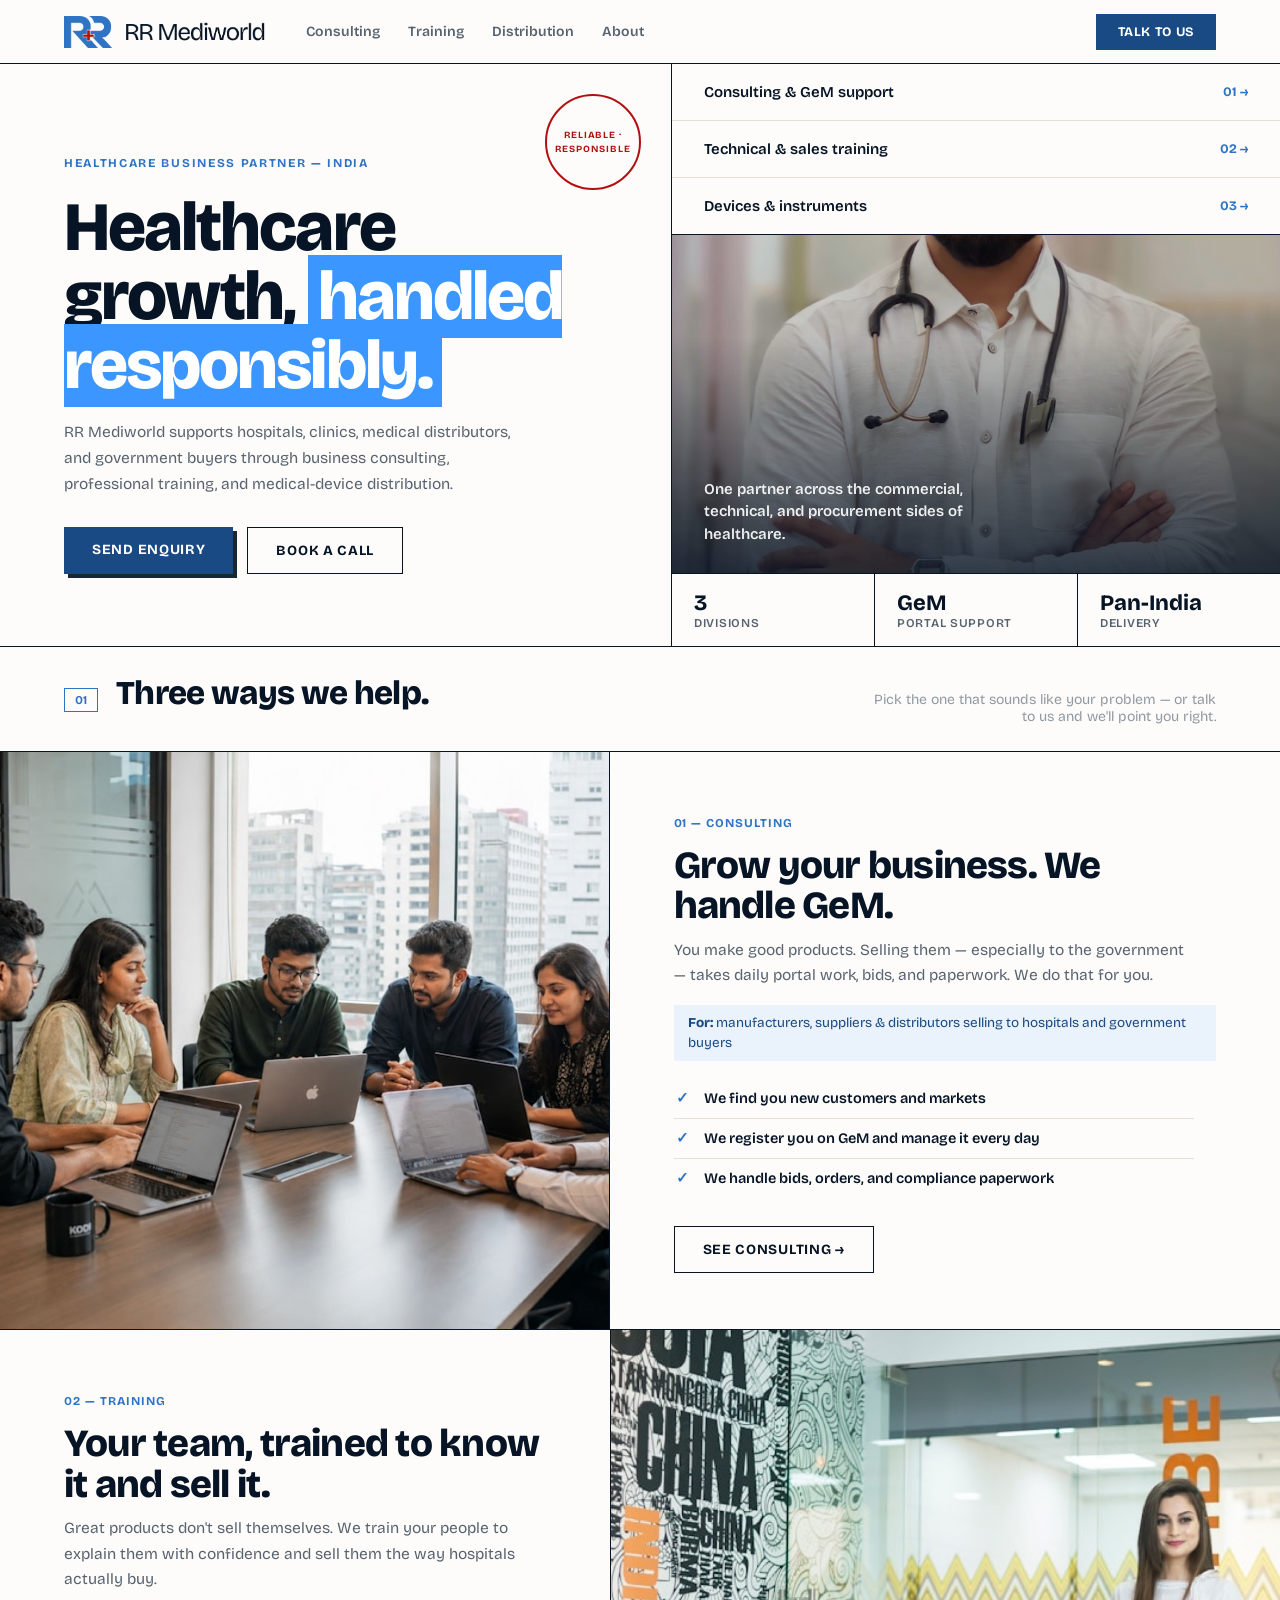
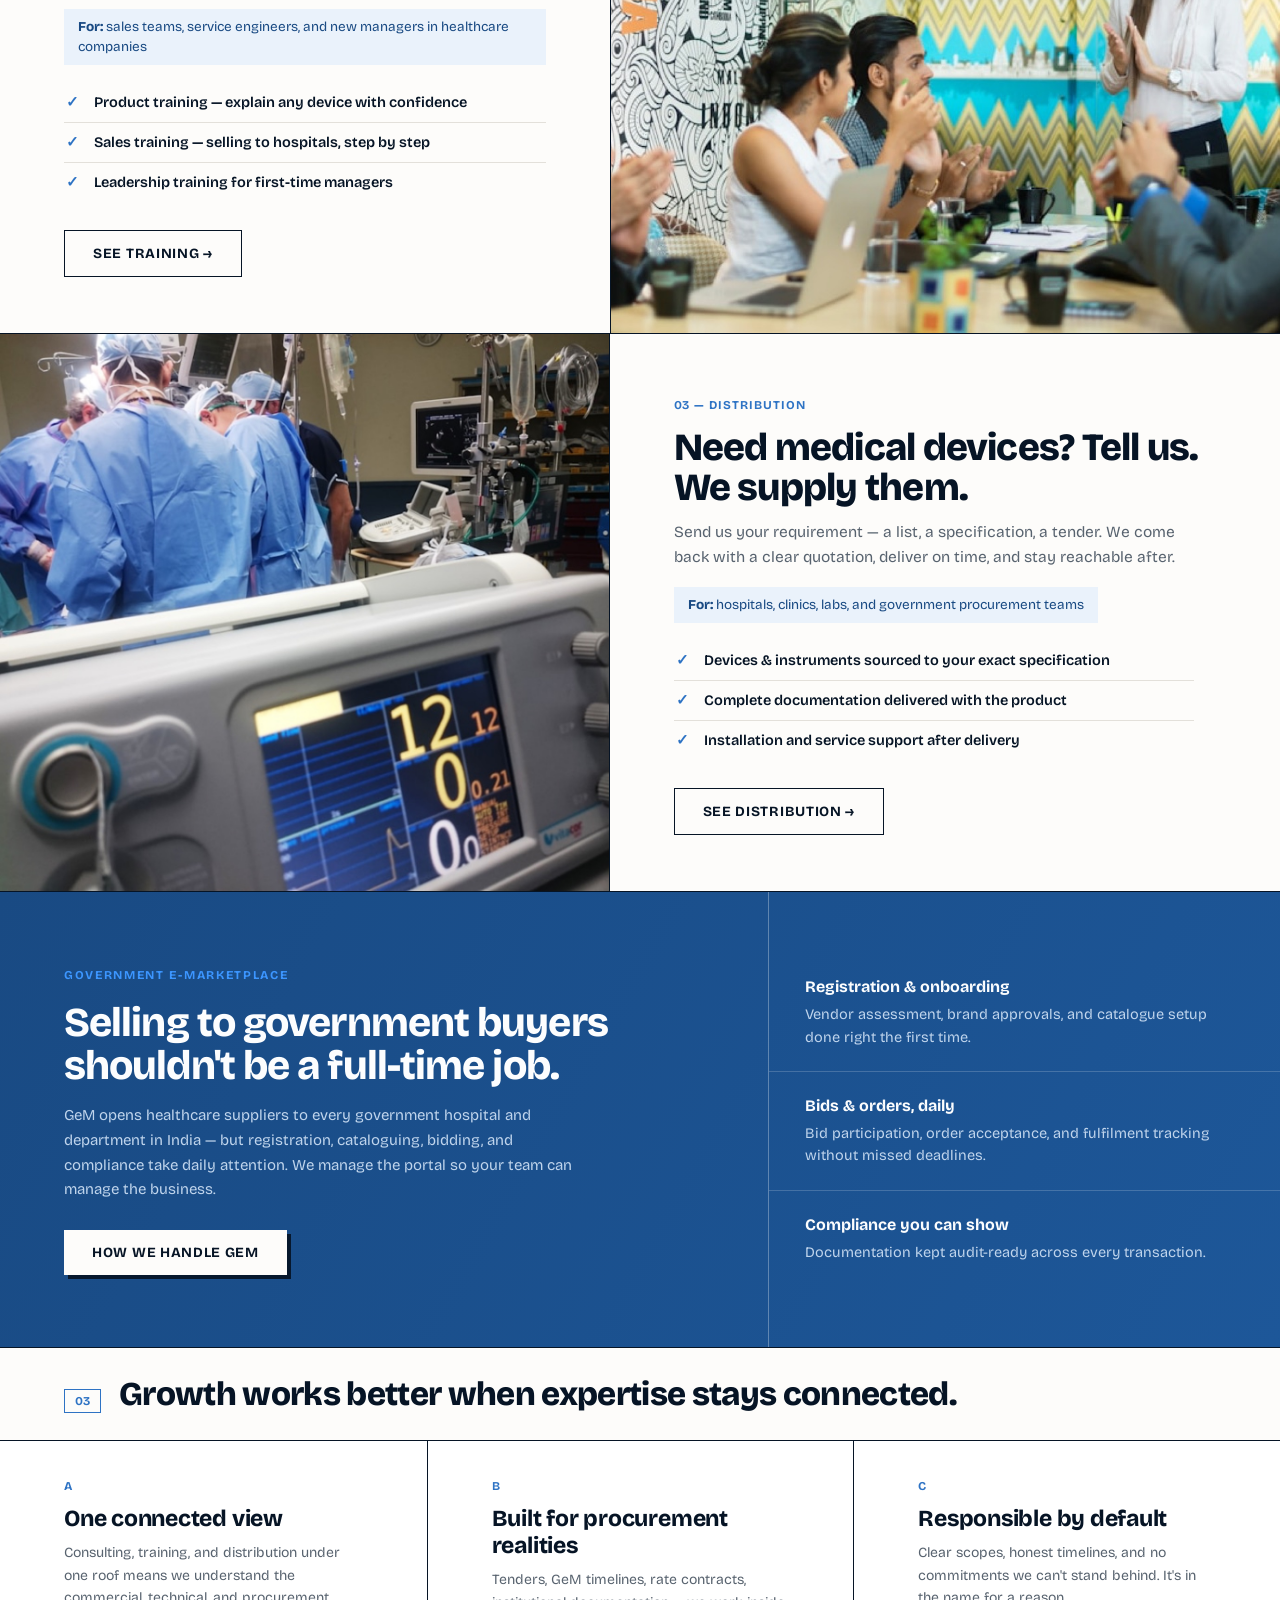
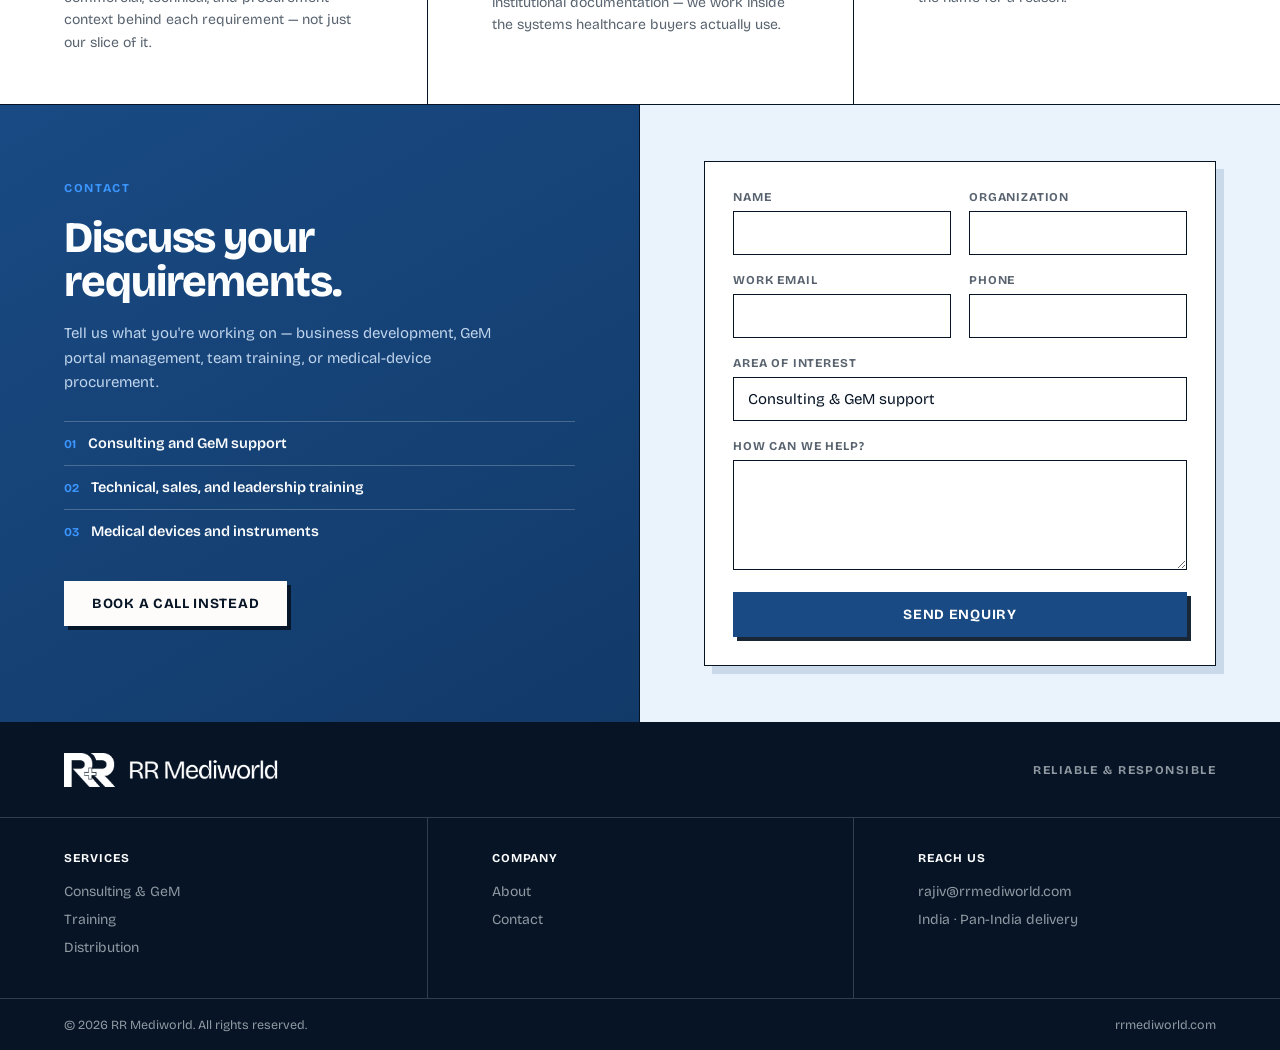
<file: index.html>
<!DOCTYPE html>
<html lang="en">
<head>
<meta charset="UTF-8">
<meta name="viewport" content="width=device-width, initial-scale=1.0">
<title>RR Mediworld — Healthcare consulting, training &amp; medical-device distribution</title>
<meta name="description" content="RR Mediworld supports hospitals, clinics, medical distributors, and government buyers through business consulting, GeM portal management, professional training, and medical-device distribution.">
<link rel="preconnect" href="https://fonts.googleapis.com">
<link rel="preconnect" href="https://fonts.gstatic.com" crossorigin>
<link href="https://fonts.googleapis.com/css2?family=Bricolage+Grotesque:opsz,wght@12..96,200..800&display=swap" rel="stylesheet">
<link rel="stylesheet" href="style.css">
<link rel="icon" type="image/png" href="assets/favicon.png">
<link rel="apple-touch-icon" href="assets/apple-touch-icon.png">
</head>
<body>
<div class="shell">

<nav class="nav">
  <a class="logo" href="index.html"><img src="assets/logo.png" alt="RR Mediworld"></a>
  <span class="links">
    <a href="consulting.html">Consulting</a>
    <a href="training.html">Training</a>
    <a href="distribution.html">Distribution</a>
    <a href="about.html">About</a>
  </span>
  <a class="cta" href="contact.html">Talk to us</a>
</nav>

<main>

<!-- HERO -->
<section class="hero">
  <div class="hero-l">
    <div class="stamp">Reliable ·<br>Responsible</div>
    <span class="kicker">Healthcare Business Partner — India</span>
    <h1>Healthcare growth, <mark>handled responsibly.</mark></h1>
    <p>RR Mediworld supports hospitals, clinics, medical distributors, and government buyers through business consulting, professional training, and medical-device distribution.</p>
    <div class="btn-row">
      <a class="btn" href="contact.html">Send enquiry</a>
      <a class="btn ghost" href="contact.html#book">Book a call</a>
    </div>
  </div>
  <div class="hero-r">
    <div class="hero-list">
      <a href="consulting.html"><span>Consulting &amp; GeM support</span><span>01 →</span></a>
      <a href="training.html"><span>Technical &amp; sales training</span><span>02 →</span></a>
      <a href="distribution.html"><span>Devices &amp; instruments</span><span>03 →</span></a>
    </div>
    <div class="hero-field"><span>One partner across the commercial, technical, and procurement sides of healthcare.</span></div>
    <div class="meta">
      <div><strong>3</strong>Divisions</div>
      <div><strong>GeM</strong>Portal support</div>
      <div><strong>Pan-India</strong>Delivery</div>
    </div>
  </div>
</section>

<!-- DIVISIONS -->
<div class="sec-head">
  <span class="n">01</span>
  <h2>Three ways we help.</h2>
  <p>Pick the one that sounds like your problem — or talk to us and we'll point you right.</p>
</div>

<section class="division">
  <div class="d-img"><img src="assets/consulting.jpg" alt="Team managing GeM portal work at laptops" loading="lazy"></div>
  <div class="d-body">
    <span class="n">01 — CONSULTING</span>
    <h3>Grow your business. We handle GeM.</h3>
    <p class="d-lead">You make good products. Selling them — especially to the government — takes daily portal work, bids, and paperwork. We do that for you.</p>
    <p class="d-who"><strong>For:</strong> manufacturers, suppliers &amp; distributors selling to hospitals and government buyers</p>
    <ul class="d-list">
      <li>We find you new customers and markets</li>
      <li>We register you on GeM and manage it every day</li>
      <li>We handle bids, orders, and compliance paperwork</li>
    </ul>
    <a class="btn ghost" href="consulting.html">See consulting →</a>
  </div>
</section>

<section class="division flip">
  <div class="d-img"><img src="assets/training.jpg" alt="Trainer leading a workshop with a young team" loading="lazy"></div>
  <div class="d-body">
    <span class="n">02 — TRAINING</span>
    <h3>Your team, trained to know it and sell it.</h3>
    <p class="d-lead">Great products don't sell themselves. We train your people to explain them with confidence and sell them the way hospitals actually buy.</p>
    <p class="d-who"><strong>For:</strong> sales teams, service engineers, and new managers in healthcare companies</p>
    <ul class="d-list">
      <li>Product training — explain any device with confidence</li>
      <li>Sales training — selling to hospitals, step by step</li>
      <li>Leadership training for first-time managers</li>
    </ul>
    <a class="btn ghost" href="training.html">See training →</a>
  </div>
</section>

<section class="division">
  <div class="d-img"><img src="assets/distribution.jpg" alt="Surgeons using medical instruments" loading="lazy"></div>
  <div class="d-body">
    <span class="n">03 — DISTRIBUTION</span>
    <h3>Need medical devices? Tell us. We supply them.</h3>
    <p class="d-lead">Send us your requirement — a list, a specification, a tender. We come back with a clear quotation, deliver on time, and stay reachable after.</p>
    <p class="d-who"><strong>For:</strong> hospitals, clinics, labs, and government procurement teams</p>
    <ul class="d-list">
      <li>Devices &amp; instruments sourced to your exact specification</li>
      <li>Complete documentation delivered with the product</li>
      <li>Installation and service support after delivery</li>
    </ul>
    <a class="btn ghost" href="distribution.html">See distribution →</a>
  </div>
</section>

<!-- GeM BAND -->
<section class="band">
  <div class="band-l">
    <span class="kicker">Government e-Marketplace</span>
    <h2>Selling to government buyers shouldn't be a full-time job.</h2>
    <p>GeM opens healthcare suppliers to every government hospital and department in India — but registration, cataloguing, bidding, and compliance take daily attention. We manage the portal so your team can manage the business.</p>
    <a class="btn light" href="consulting.html">How we handle GeM</a>
  </div>
  <div class="band-r">
    <div class="item"><strong>Registration &amp; onboarding</strong>Vendor assessment, brand approvals, and catalogue setup done right the first time.</div>
    <div class="item"><strong>Bids &amp; orders, daily</strong>Bid participation, order acceptance, and fulfilment tracking without missed deadlines.</div>
    <div class="item"><strong>Compliance you can show</strong>Documentation kept audit-ready across every transaction.</div>
  </div>
</section>

<!-- WHY -->
<div class="sec-head">
  <span class="n">03</span>
  <h2>Growth works better when expertise stays connected.</h2>
</div>
<section class="cols" style="border-bottom:var(--rule)">
  <div class="col">
    <span class="n">A</span>
    <h3>One connected view</h3>
    <p>Consulting, training, and distribution under one roof means we understand the commercial, technical, and procurement context behind each requirement — not just our slice of it.</p>
  </div>
  <div class="col">
    <span class="n">B</span>
    <h3>Built for procurement realities</h3>
    <p>Tenders, GeM timelines, rate contracts, institutional documentation — we work inside the systems healthcare buyers actually use.</p>
  </div>
  <div class="col">
    <span class="n">C</span>
    <h3>Responsible by default</h3>
    <p>Clear scopes, honest timelines, and no commitments we can't stand behind. It's in the name for a reason.</p>
  </div>
</section>

<!-- CONTACT -->
<section class="contact" id="contact">
  <div class="contact-l">
    <span class="kicker">Contact</span>
    <h2>Discuss your requirements.</h2>
    <p>Tell us what you're working on — business development, GeM portal management, team training, or medical-device procurement.</p>
    <ul>
      <li><span class="idx">01</span>Consulting and GeM support</li>
      <li><span class="idx">02</span>Technical, sales, and leadership training</li>
      <li><span class="idx">03</span>Medical devices and instruments</li>
    </ul>
    <a class="btn light" href="contact.html#book" style="margin-top:28px">Book a call instead</a>
  </div>
  <div class="contact-r">
    <form action="https://formsubmit.co/rajiv@rrmediworld.com" method="POST">
      <input type="hidden" name="_subject" value="New enquiry — rrmediworld.com">
      <input type="hidden" name="_captcha" value="false">
      <div class="field-2">
        <div class="field"><label for="name">Name</label><input id="name" name="name" type="text" required></div>
        <div class="field"><label for="org">Organization</label><input id="org" name="organization" type="text"></div>
      </div>
      <div class="field-2">
        <div class="field"><label for="email">Work email</label><input id="email" name="email" type="email" required></div>
        <div class="field"><label for="phone">Phone</label><input id="phone" name="phone" type="tel"></div>
      </div>
      <div class="field">
        <label for="interest">Area of interest</label>
        <select id="interest" name="area_of_interest">
          <option>Consulting &amp; GeM support</option>
          <option>Training</option>
          <option>Medical-device distribution</option>
          <option>Not sure yet</option>
        </select>
      </div>
      <div class="field"><label for="msg">How can we help?</label><textarea id="msg" name="message"></textarea></div>
      <button class="btn" type="submit">Send enquiry</button>
    </form>
  </div>
</section>

</main>

<footer>
  <div class="foot-top">
    <span class="logo"><img src="assets/logo.png" alt="RR Mediworld"></span>
    <span class="tag">Reliable &amp; Responsible</span>
  </div>
  <div class="foot-grid">
    <div class="foot-col">
      <h4>Services</h4>
      <a href="consulting.html">Consulting &amp; GeM</a>
      <a href="training.html">Training</a>
      <a href="distribution.html">Distribution</a>
    </div>
    <div class="foot-col">
      <h4>Company</h4>
      <a href="about.html">About</a>
      <a href="contact.html">Contact</a>
    </div>
    <div class="foot-col">
      <h4>Reach us</h4>
      <a href="mailto:rajiv@rrmediworld.com">rajiv@rrmediworld.com</a>
      <span>India · Pan-India delivery</span>
    </div>
  </div>
  <div class="foot-bottom">
    <span>© 2026 RR Mediworld. All rights reserved.</span>
    <span>rrmediworld.com</span>
  </div>
</footer>

</div>
<script src="reveal.js" defer></script>
</body>
</html>
</file>
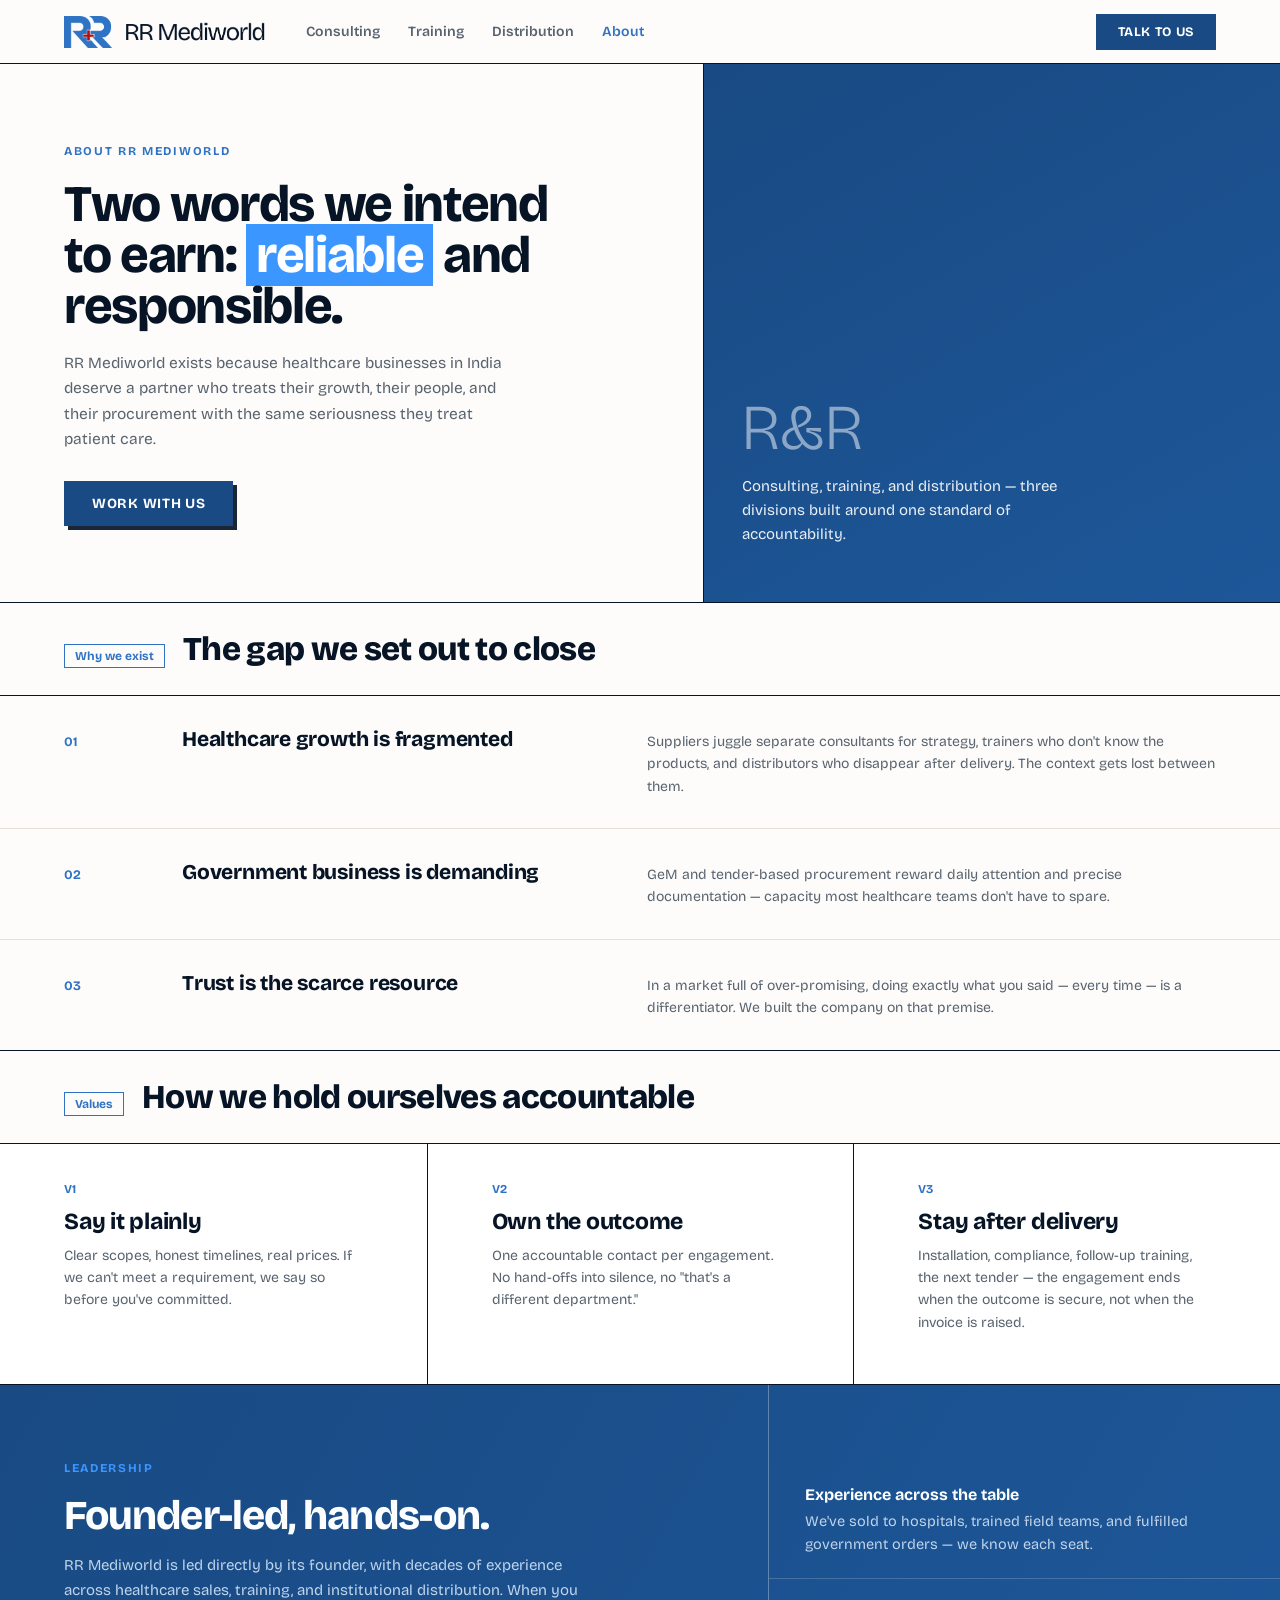
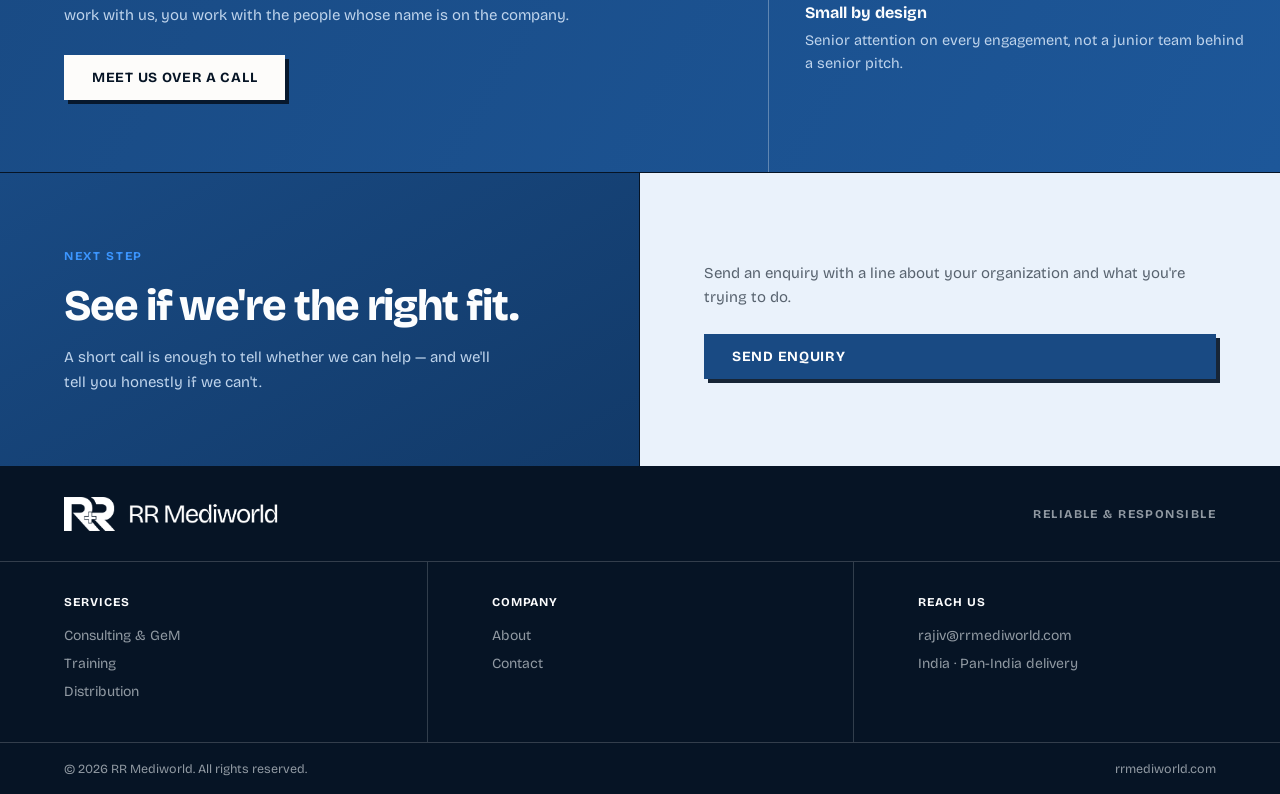
<file: about.html>
<!DOCTYPE html>
<html lang="en">
<head>
<meta charset="UTF-8">
<meta name="viewport" content="width=device-width, initial-scale=1.0">
<title>About — RR Mediworld</title>
<meta name="description" content="RR Mediworld is a healthcare business partner built on one promise: reliable and responsible.">
<link rel="preconnect" href="https://fonts.googleapis.com">
<link rel="preconnect" href="https://fonts.gstatic.com" crossorigin>
<link href="https://fonts.googleapis.com/css2?family=Bricolage+Grotesque:opsz,wght@12..96,200..800&display=swap" rel="stylesheet">
<link rel="stylesheet" href="style.css">
<link rel="icon" type="image/png" href="assets/favicon.png">
<link rel="apple-touch-icon" href="assets/apple-touch-icon.png">
</head>
<body>
<div class="shell">

<nav class="nav">
  <a class="logo" href="index.html"><img src="assets/logo.png" alt="RR Mediworld"></a>
  <span class="links">
    <a href="consulting.html">Consulting</a>
    <a href="training.html">Training</a>
    <a href="distribution.html">Distribution</a>
    <a class="on" href="about.html">About</a>
  </span>
  <a class="cta" href="contact.html">Talk to us</a>
</nav>

<main>

<section class="page-hero">
  <div class="page-hero-l">
    <span class="kicker">About RR Mediworld</span>
    <h1>Two words we intend to earn: <mark>reliable</mark> and responsible.</h1>
    <p>RR Mediworld exists because healthcare businesses in India deserve a partner who treats their growth, their people, and their procurement with the same seriousness they treat patient care.</p>
    <a class="btn" href="contact.html">Work with us</a>
  </div>
  <div class="page-hero-r">
    <span class="big">R&amp;R</span>
    <p>Consulting, training, and distribution — three divisions built around one standard of accountability.</p>
  </div>
</section>

<div class="sec-head">
  <span class="n">Why we exist</span>
  <h2>The gap we set out to close</h2>
</div>
<section class="rows">
  <div class="row">
    <span class="idx">01</span>
    <h3>Healthcare growth is fragmented</h3>
    <p>Suppliers juggle separate consultants for strategy, trainers who don't know the products, and distributors who disappear after delivery. The context gets lost between them.</p>
  </div>
  <div class="row">
    <span class="idx">02</span>
    <h3>Government business is demanding</h3>
    <p>GeM and tender-based procurement reward daily attention and precise documentation — capacity most healthcare teams don't have to spare.</p>
  </div>
  <div class="row">
    <span class="idx">03</span>
    <h3>Trust is the scarce resource</h3>
    <p>In a market full of over-promising, doing exactly what you said — every time — is a differentiator. We built the company on that premise.</p>
  </div>
</section>

<div class="sec-head">
  <span class="n">Values</span>
  <h2>How we hold ourselves accountable</h2>
</div>
<section class="cols" style="border-bottom:var(--rule)">
  <div class="col">
    <span class="n">V1</span>
    <h3>Say it plainly</h3>
    <p>Clear scopes, honest timelines, real prices. If we can't meet a requirement, we say so before you've committed.</p>
  </div>
  <div class="col">
    <span class="n">V2</span>
    <h3>Own the outcome</h3>
    <p>One accountable contact per engagement. No hand-offs into silence, no "that's a different department."</p>
  </div>
  <div class="col">
    <span class="n">V3</span>
    <h3>Stay after delivery</h3>
    <p>Installation, compliance, follow-up training, the next tender — the engagement ends when the outcome is secure, not when the invoice is raised.</p>
  </div>
</section>

<section class="band">
  <div class="band-l">
    <span class="kicker">Leadership</span>
    <h2>Founder-led, hands-on.</h2>
    <p>RR Mediworld is led directly by its founder, with decades of experience across healthcare sales, training, and institutional distribution. When you work with us, you work with the people whose name is on the company.</p>
    <a class="btn light" href="contact.html">Meet us over a call</a>
  </div>
  <div class="band-r">
    <div class="item"><strong>Experience across the table</strong>We've sold to hospitals, trained field teams, and fulfilled government orders — we know each seat.</div>
    <div class="item"><strong>Small by design</strong>Senior attention on every engagement, not a junior team behind a senior pitch.</div>
  </div>
</section>

<section class="contact">
  <div class="contact-l">
    <span class="kicker">Next step</span>
    <h2>See if we're the right fit.</h2>
    <p>A short call is enough to tell whether we can help — and we'll tell you honestly if we can't.</p>
  </div>
  <div class="contact-r" style="display:flex;align-items:center">
    <div>
      <p style="color:var(--gray);font-size:15px;line-height:1.65;margin-bottom:24px">Send an enquiry with a line about your organization and what you're trying to do.</p>
      <a class="btn" href="contact.html">Send enquiry</a>
    </div>
  </div>
</section>

</main>

<footer>
  <div class="foot-top">
    <span class="logo"><img src="assets/logo.png" alt="RR Mediworld"></span>
    <span class="tag">Reliable &amp; Responsible</span>
  </div>
  <div class="foot-grid">
    <div class="foot-col">
      <h4>Services</h4>
      <a href="consulting.html">Consulting &amp; GeM</a>
      <a href="training.html">Training</a>
      <a href="distribution.html">Distribution</a>
    </div>
    <div class="foot-col">
      <h4>Company</h4>
      <a href="about.html">About</a>
      <a href="contact.html">Contact</a>
    </div>
    <div class="foot-col">
      <h4>Reach us</h4>
      <a href="mailto:rajiv@rrmediworld.com">rajiv@rrmediworld.com</a>
      <span>India · Pan-India delivery</span>
    </div>
  </div>
  <div class="foot-bottom">
    <span>© 2026 RR Mediworld. All rights reserved.</span>
    <span>rrmediworld.com</span>
  </div>
</footer>

</div>
<script src="reveal.js" defer></script>
</body>
</html>
</file>
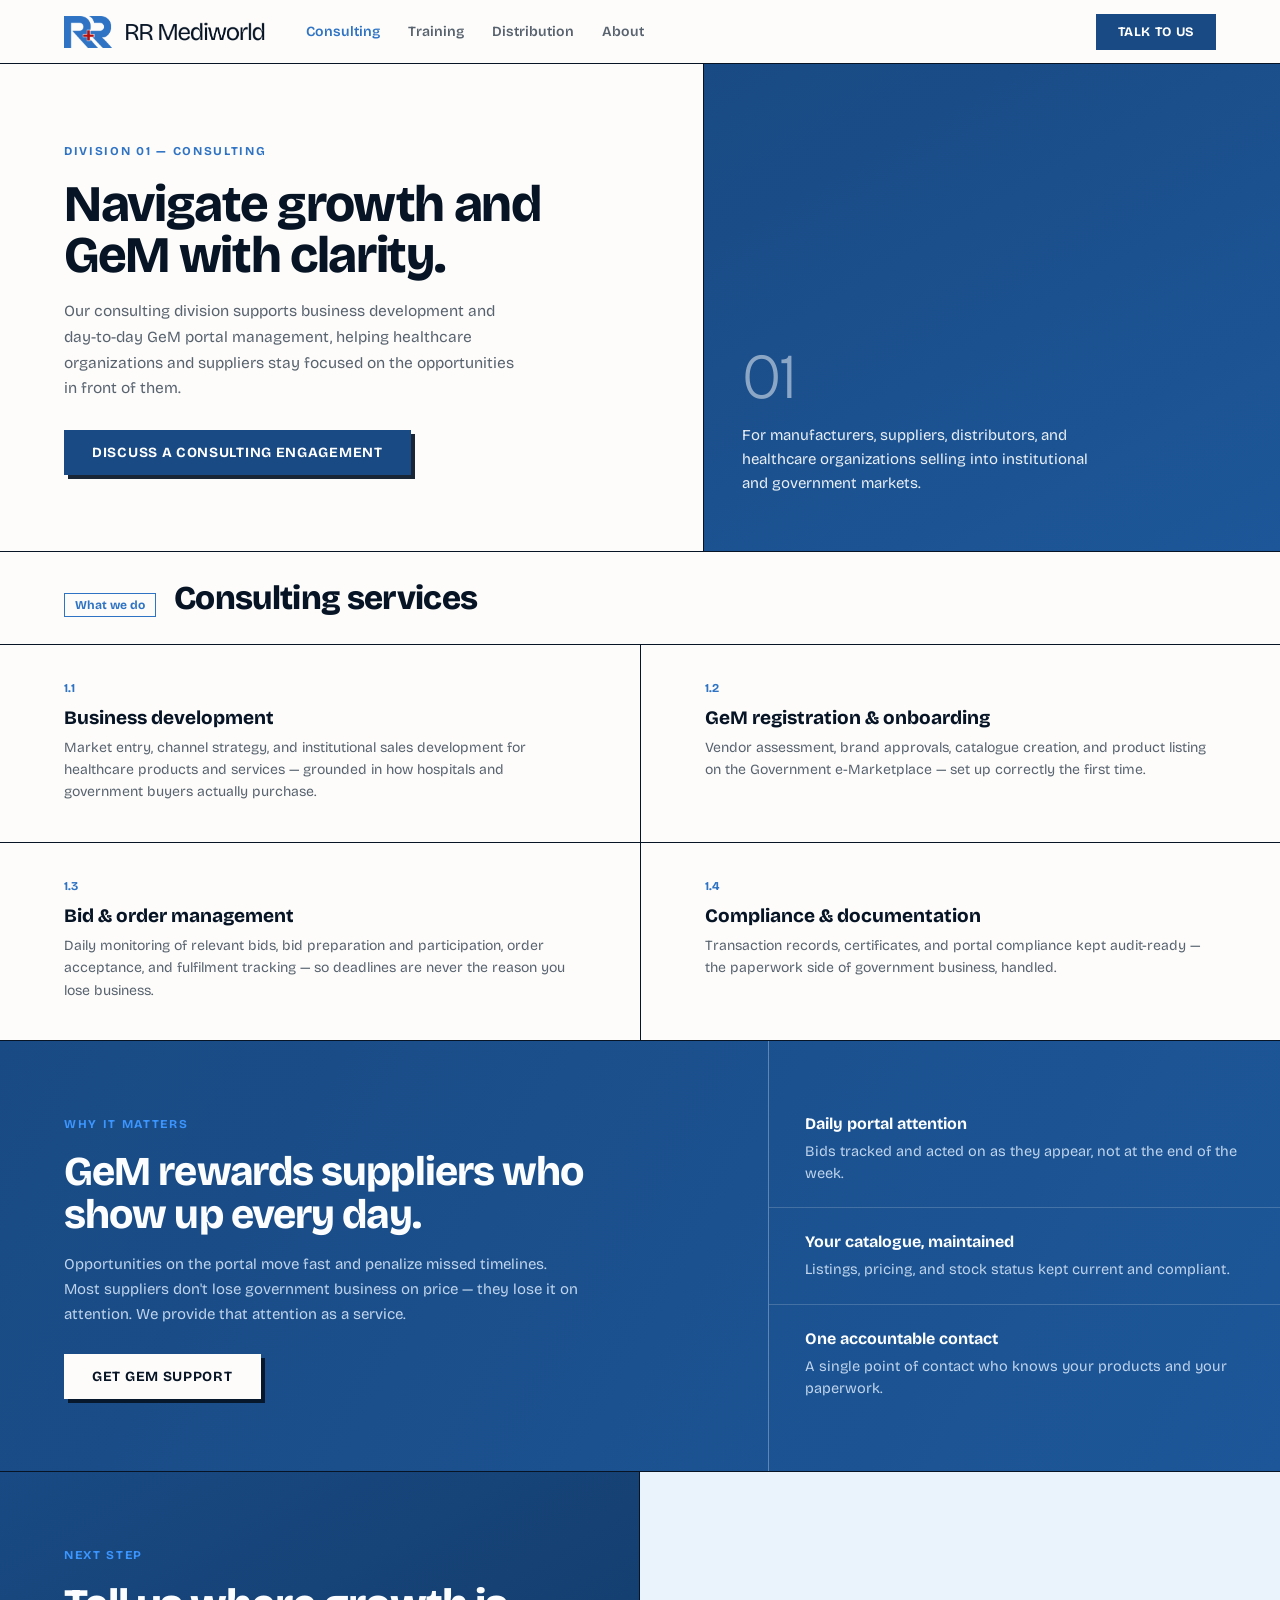
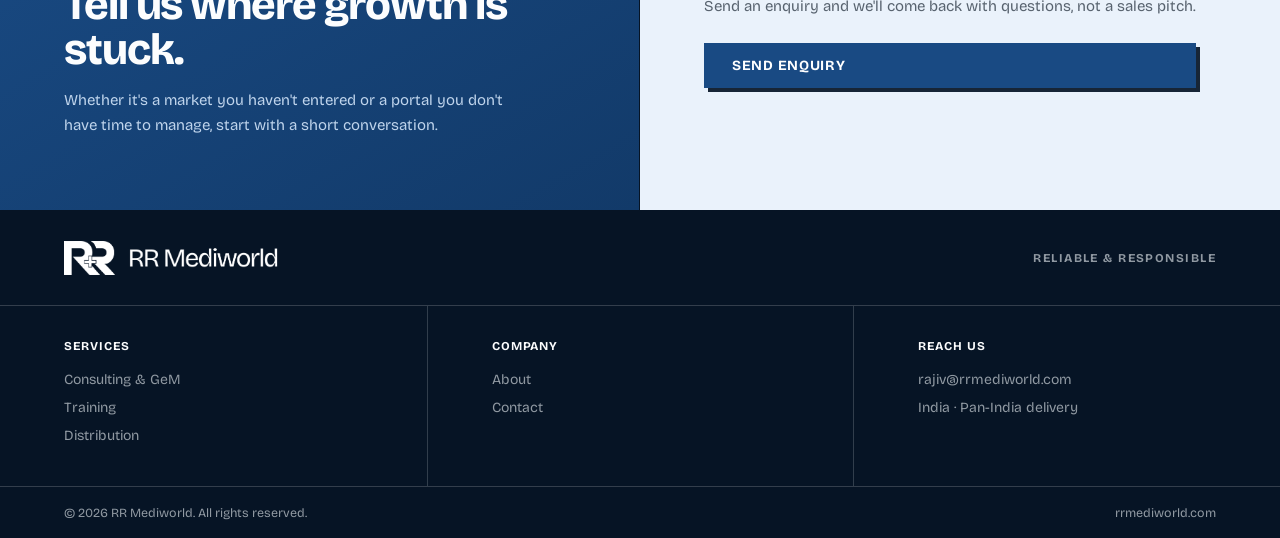
<file: consulting.html>
<!DOCTYPE html>
<html lang="en">
<head>
<meta charset="UTF-8">
<meta name="viewport" content="width=device-width, initial-scale=1.0">
<title>Consulting &amp; GeM Portal Management — RR Mediworld</title>
<meta name="description" content="Business development consulting and end-to-end GeM portal management for healthcare organizations and suppliers.">
<link rel="preconnect" href="https://fonts.googleapis.com">
<link rel="preconnect" href="https://fonts.gstatic.com" crossorigin>
<link href="https://fonts.googleapis.com/css2?family=Bricolage+Grotesque:opsz,wght@12..96,200..800&display=swap" rel="stylesheet">
<link rel="stylesheet" href="style.css">
<link rel="icon" type="image/png" href="assets/favicon.png">
<link rel="apple-touch-icon" href="assets/apple-touch-icon.png">
</head>
<body>
<div class="shell">

<nav class="nav">
  <a class="logo" href="index.html"><img src="assets/logo.png" alt="RR Mediworld"></a>
  <span class="links">
    <a class="on" href="consulting.html">Consulting</a>
    <a href="training.html">Training</a>
    <a href="distribution.html">Distribution</a>
    <a href="about.html">About</a>
  </span>
  <a class="cta" href="contact.html">Talk to us</a>
</nav>

<main>

<section class="page-hero">
  <div class="page-hero-l">
    <span class="kicker">Division 01 — Consulting</span>
    <h1>Navigate growth and GeM with clarity.</h1>
    <p>Our consulting division supports business development and day-to-day GeM portal management, helping healthcare organizations and suppliers stay focused on the opportunities in front of them.</p>
    <a class="btn" href="contact.html">Discuss a consulting engagement</a>
  </div>
  <div class="page-hero-r">
    <span class="big">01</span>
    <p>For manufacturers, suppliers, distributors, and healthcare organizations selling into institutional and government markets.</p>
  </div>
</section>

<div class="sec-head">
  <span class="n">What we do</span>
  <h2>Consulting services</h2>
</div>
<section class="grid-2">
  <div class="cell">
    <span class="n">1.1</span>
    <h3>Business development</h3>
    <p>Market entry, channel strategy, and institutional sales development for healthcare products and services — grounded in how hospitals and government buyers actually purchase.</p>
  </div>
  <div class="cell">
    <span class="n">1.2</span>
    <h3>GeM registration &amp; onboarding</h3>
    <p>Vendor assessment, brand approvals, catalogue creation, and product listing on the Government e-Marketplace — set up correctly the first time.</p>
  </div>
  <div class="cell">
    <span class="n">1.3</span>
    <h3>Bid &amp; order management</h3>
    <p>Daily monitoring of relevant bids, bid preparation and participation, order acceptance, and fulfilment tracking — so deadlines are never the reason you lose business.</p>
  </div>
  <div class="cell">
    <span class="n">1.4</span>
    <h3>Compliance &amp; documentation</h3>
    <p>Transaction records, certificates, and portal compliance kept audit-ready — the paperwork side of government business, handled.</p>
  </div>
</section>

<section class="band">
  <div class="band-l">
    <span class="kicker">Why it matters</span>
    <h2>GeM rewards suppliers who show up every day.</h2>
    <p>Opportunities on the portal move fast and penalize missed timelines. Most suppliers don't lose government business on price — they lose it on attention. We provide that attention as a service.</p>
    <a class="btn light" href="contact.html">Get GeM support</a>
  </div>
  <div class="band-r">
    <div class="item"><strong>Daily portal attention</strong>Bids tracked and acted on as they appear, not at the end of the week.</div>
    <div class="item"><strong>Your catalogue, maintained</strong>Listings, pricing, and stock status kept current and compliant.</div>
    <div class="item"><strong>One accountable contact</strong>A single point of contact who knows your products and your paperwork.</div>
  </div>
</section>

<section class="contact">
  <div class="contact-l">
    <span class="kicker">Next step</span>
    <h2>Tell us where growth is stuck.</h2>
    <p>Whether it's a market you haven't entered or a portal you don't have time to manage, start with a short conversation.</p>
  </div>
  <div class="contact-r" style="display:flex;align-items:center">
    <div>
      <p style="color:var(--gray);font-size:15px;line-height:1.65;margin-bottom:24px">Send an enquiry and we'll come back with questions, not a sales pitch.</p>
      <a class="btn" href="contact.html">Send enquiry</a>
    </div>
  </div>
</section>

</main>

<footer>
  <div class="foot-top">
    <span class="logo"><img src="assets/logo.png" alt="RR Mediworld"></span>
    <span class="tag">Reliable &amp; Responsible</span>
  </div>
  <div class="foot-grid">
    <div class="foot-col">
      <h4>Services</h4>
      <a href="consulting.html">Consulting &amp; GeM</a>
      <a href="training.html">Training</a>
      <a href="distribution.html">Distribution</a>
    </div>
    <div class="foot-col">
      <h4>Company</h4>
      <a href="about.html">About</a>
      <a href="contact.html">Contact</a>
    </div>
    <div class="foot-col">
      <h4>Reach us</h4>
      <a href="mailto:rajiv@rrmediworld.com">rajiv@rrmediworld.com</a>
      <span>India · Pan-India delivery</span>
    </div>
  </div>
  <div class="foot-bottom">
    <span>© 2026 RR Mediworld. All rights reserved.</span>
    <span>rrmediworld.com</span>
  </div>
</footer>

</div>
<script src="reveal.js" defer></script>
</body>
</html>
</file>
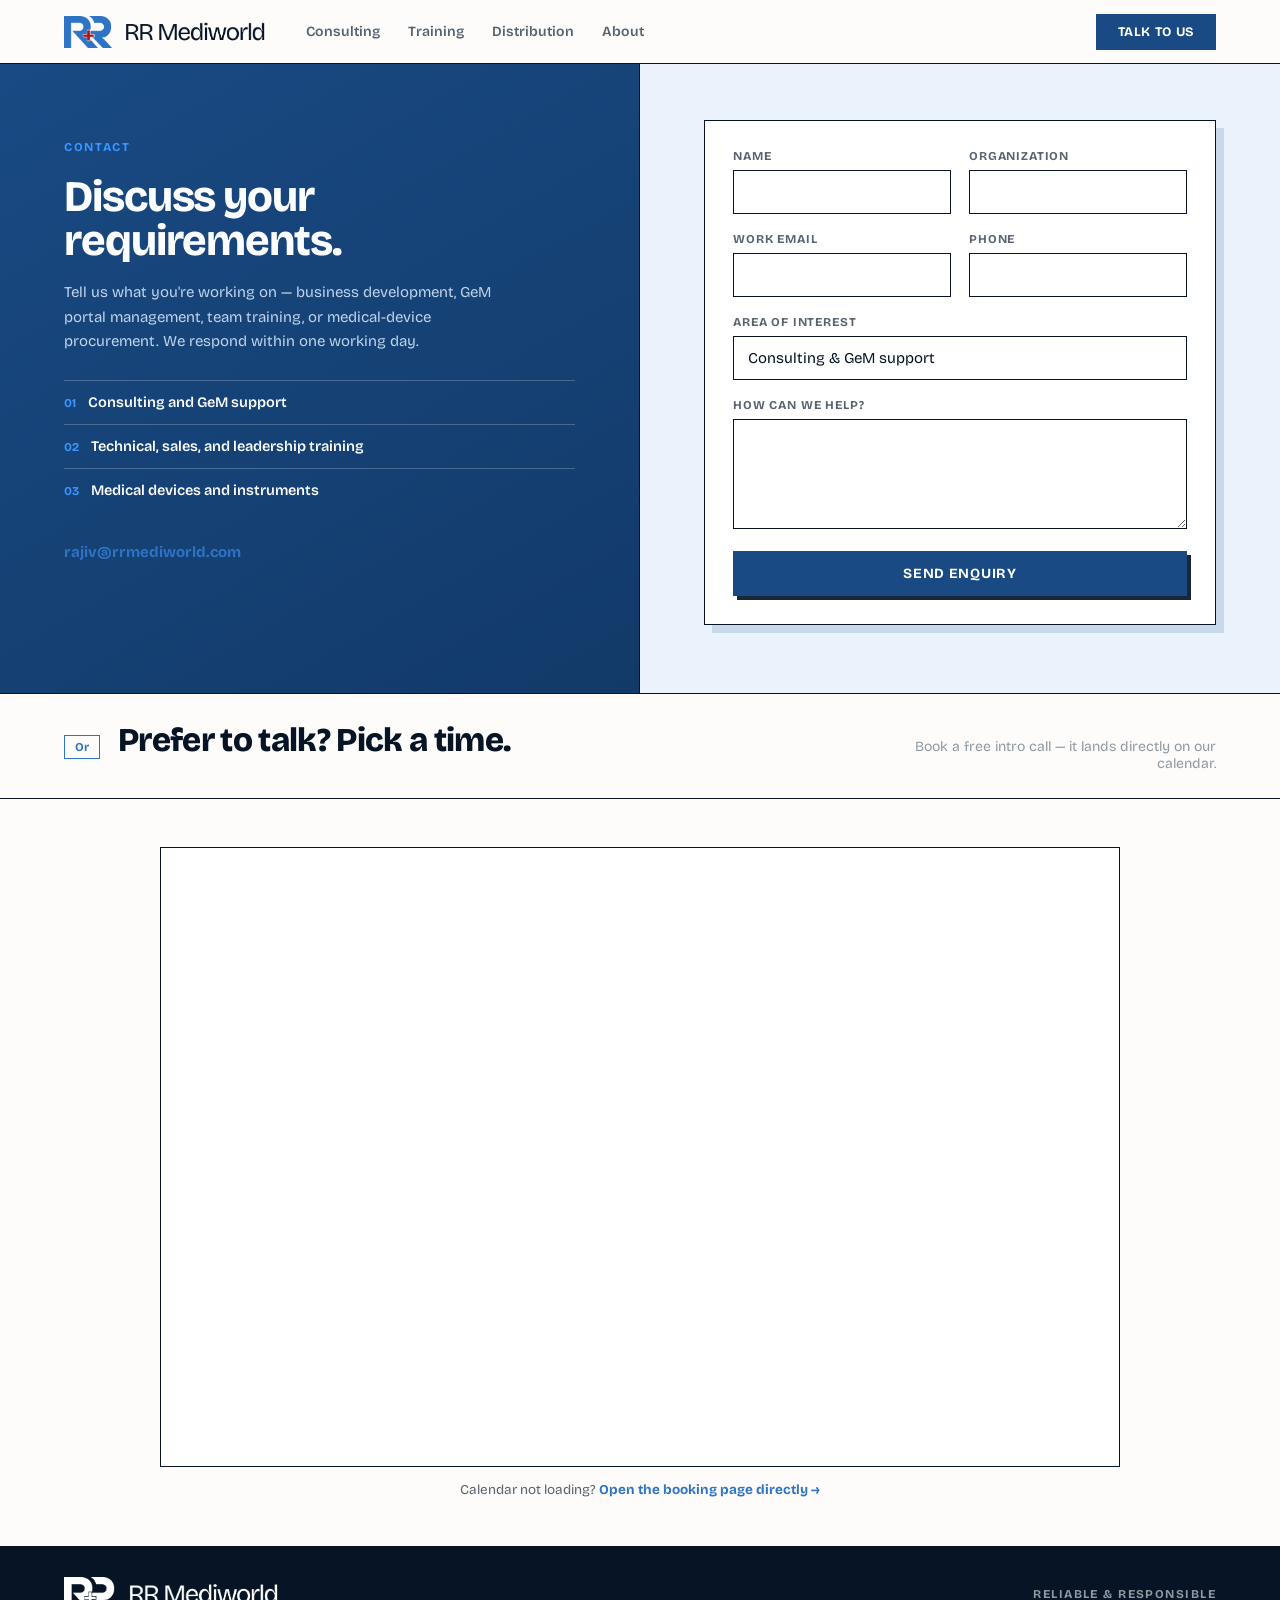
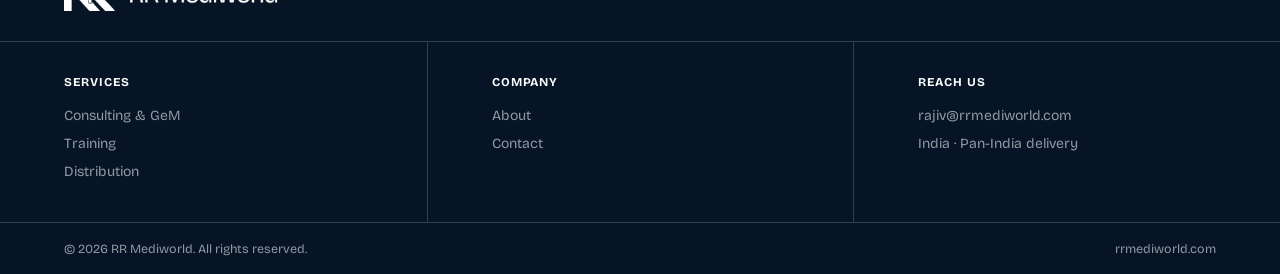
<file: contact.html>
<!DOCTYPE html>
<html lang="en">
<head>
<meta charset="UTF-8">
<meta name="viewport" content="width=device-width, initial-scale=1.0">
<title>Contact — RR Mediworld</title>
<meta name="description" content="Discuss your requirements — consulting, GeM support, training, or medical-device procurement.">
<link rel="preconnect" href="https://fonts.googleapis.com">
<link rel="preconnect" href="https://fonts.gstatic.com" crossorigin>
<link href="https://fonts.googleapis.com/css2?family=Bricolage+Grotesque:opsz,wght@12..96,200..800&display=swap" rel="stylesheet">
<link rel="stylesheet" href="style.css">
<link rel="icon" type="image/png" href="assets/favicon.png">
<link rel="apple-touch-icon" href="assets/apple-touch-icon.png">
</head>
<body>
<div class="shell">

<nav class="nav">
  <a class="logo" href="index.html"><img src="assets/logo.png" alt="RR Mediworld"></a>
  <span class="links">
    <a href="consulting.html">Consulting</a>
    <a href="training.html">Training</a>
    <a href="distribution.html">Distribution</a>
    <a href="about.html">About</a>
  </span>
  <a class="cta" href="contact.html">Talk to us</a>
</nav>

<main>

<section class="contact" style="min-height:70vh">
  <div class="contact-l">
    <span class="kicker">Contact</span>
    <h2>Discuss your requirements.</h2>
    <p>Tell us what you're working on — business development, GeM portal management, team training, or medical-device procurement. We respond within one working day.</p>
    <ul>
      <li><span class="idx">01</span>Consulting and GeM support</li>
      <li><span class="idx">02</span>Technical, sales, and leadership training</li>
      <li><span class="idx">03</span>Medical devices and instruments</li>
    </ul>
    <p style="margin-top:28px"><a href="mailto:rajiv@rrmediworld.com" style="font-weight:700;color:var(--blue-mid)">rajiv@rrmediworld.com</a></p>
  </div>
  <div class="contact-r">
    <form action="https://formsubmit.co/rajiv@rrmediworld.com" method="POST">
      <input type="hidden" name="_subject" value="New enquiry — rrmediworld.com">
      <input type="hidden" name="_captcha" value="false">
      <div class="field-2">
        <div class="field"><label for="name">Name</label><input id="name" name="name" type="text" required></div>
        <div class="field"><label for="org">Organization</label><input id="org" name="organization" type="text"></div>
      </div>
      <div class="field-2">
        <div class="field"><label for="email">Work email</label><input id="email" name="email" type="email" required></div>
        <div class="field"><label for="phone">Phone</label><input id="phone" name="phone" type="tel"></div>
      </div>
      <div class="field">
        <label for="interest">Area of interest</label>
        <select id="interest" name="area_of_interest">
          <option>Consulting &amp; GeM support</option>
          <option>Training</option>
          <option>Medical-device distribution</option>
          <option>Not sure yet</option>
        </select>
      </div>
      <div class="field"><label for="msg">How can we help?</label><textarea id="msg" name="message"></textarea></div>
      <button class="btn" type="submit">Send enquiry</button>
    </form>
  </div>
</section>

<section class="book" id="book">
  <div class="sec-head">
    <span class="n">Or</span>
    <h2>Prefer to talk? Pick a time.</h2>
    <p>Book a free intro call — it lands directly on our calendar.</p>
  </div>
  <div class="book-inner">
    <iframe class="book-embed" src="https://scheduler.zoom.us/rajiv-ranjan-relpif/intro-call-with-rajiv?embed=true" frameborder="0" title="Book an intro call with RR Mediworld" loading="lazy"></iframe>
    <p class="book-fallback">Calendar not loading? <a href="https://scheduler.zoom.us/rajiv-ranjan-relpif/intro-call-with-rajiv" target="_blank" rel="noopener">Open the booking page directly →</a></p>
  </div>
</section>

</main>

<footer>
  <div class="foot-top">
    <span class="logo"><img src="assets/logo.png" alt="RR Mediworld"></span>
    <span class="tag">Reliable &amp; Responsible</span>
  </div>
  <div class="foot-grid">
    <div class="foot-col">
      <h4>Services</h4>
      <a href="consulting.html">Consulting &amp; GeM</a>
      <a href="training.html">Training</a>
      <a href="distribution.html">Distribution</a>
    </div>
    <div class="foot-col">
      <h4>Company</h4>
      <a href="about.html">About</a>
      <a href="contact.html">Contact</a>
    </div>
    <div class="foot-col">
      <h4>Reach us</h4>
      <a href="mailto:rajiv@rrmediworld.com">rajiv@rrmediworld.com</a>
      <span>India · Pan-India delivery</span>
    </div>
  </div>
  <div class="foot-bottom">
    <span>© 2026 RR Mediworld. All rights reserved.</span>
    <span>rrmediworld.com</span>
  </div>
</footer>

</div>
<script src="reveal.js" defer></script>
</body>
</html>
</file>
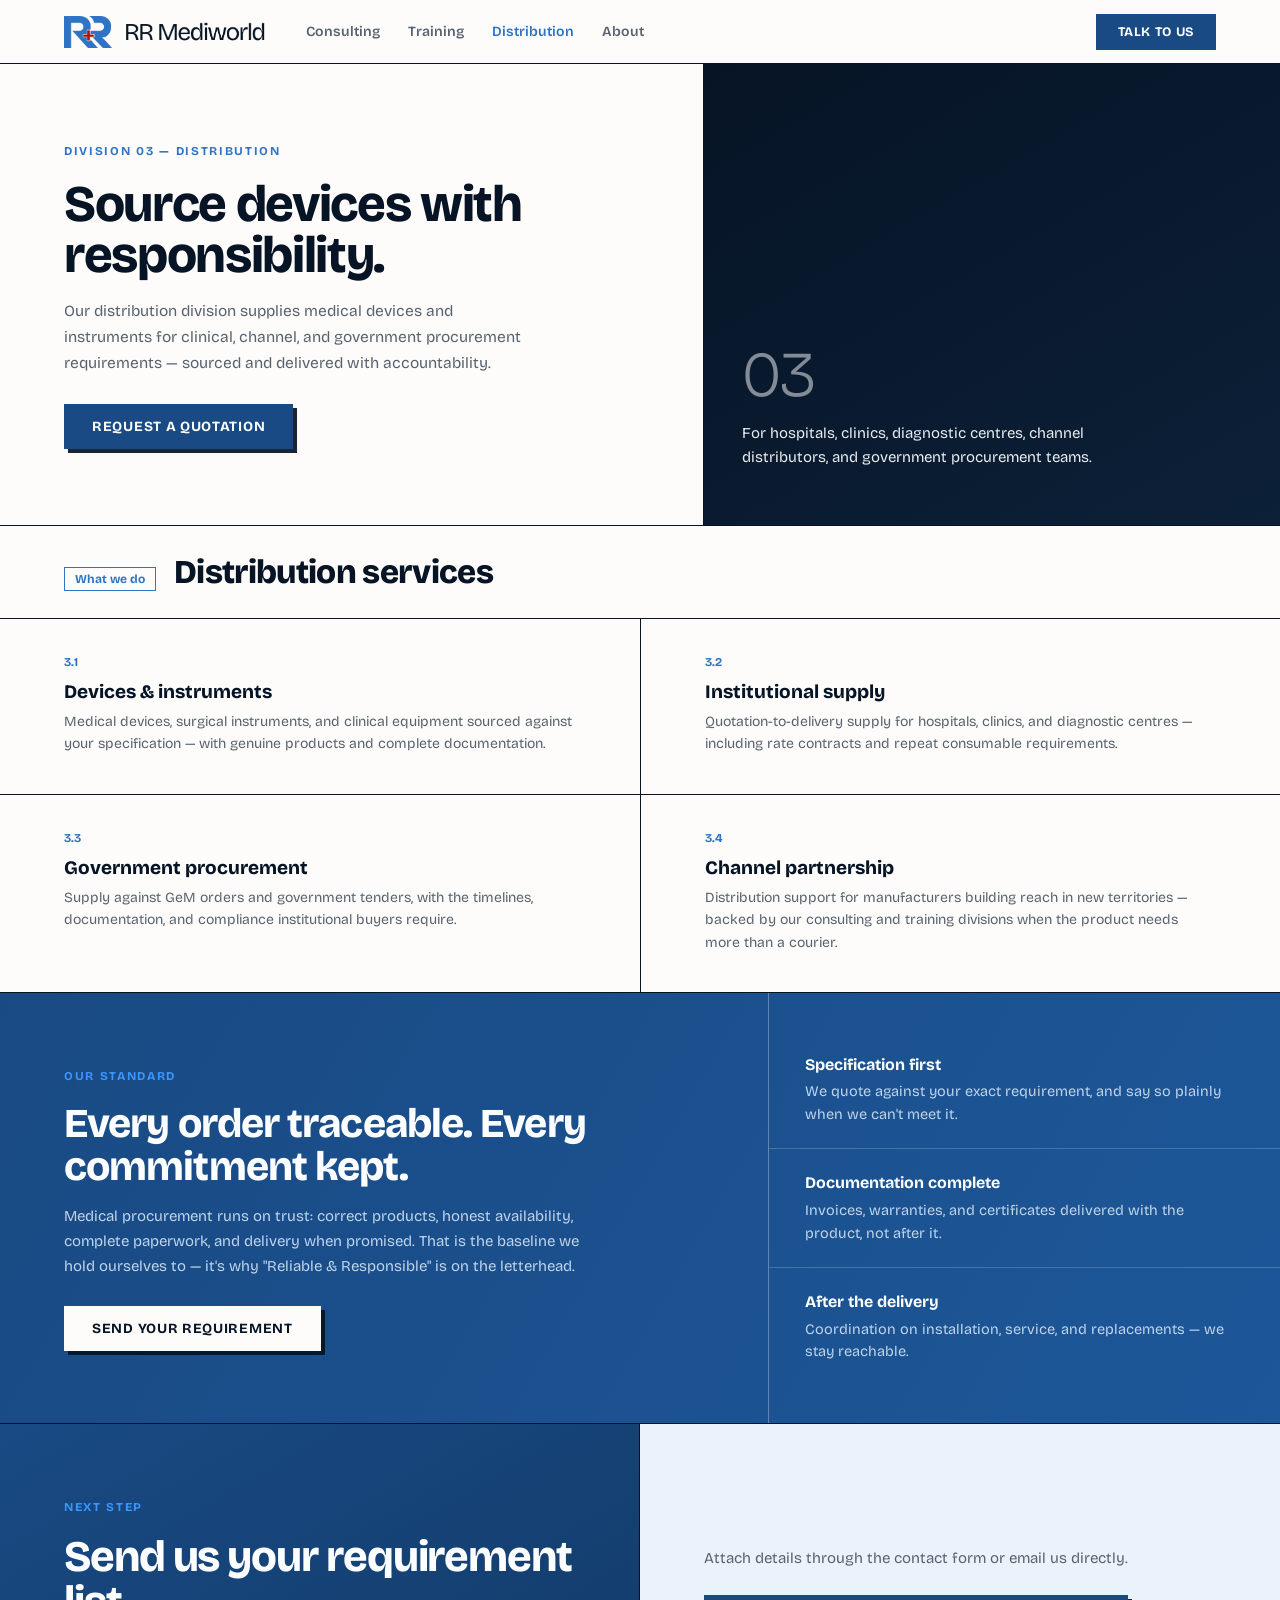
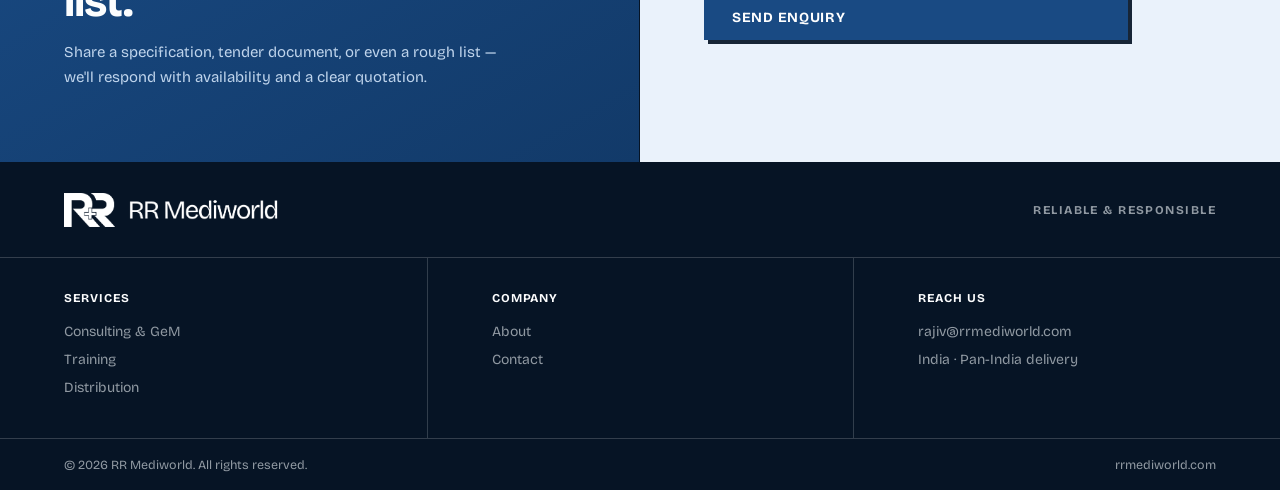
<file: distribution.html>
<!DOCTYPE html>
<html lang="en">
<head>
<meta charset="UTF-8">
<meta name="viewport" content="width=device-width, initial-scale=1.0">
<title>Medical-Device Distribution — RR Mediworld</title>
<meta name="description" content="Medical devices and instruments for hospitals, clinics, distributors, and government procurement.">
<link rel="preconnect" href="https://fonts.googleapis.com">
<link rel="preconnect" href="https://fonts.gstatic.com" crossorigin>
<link href="https://fonts.googleapis.com/css2?family=Bricolage+Grotesque:opsz,wght@12..96,200..800&display=swap" rel="stylesheet">
<link rel="stylesheet" href="style.css">
<link rel="icon" type="image/png" href="assets/favicon.png">
<link rel="apple-touch-icon" href="assets/apple-touch-icon.png">
</head>
<body>
<div class="shell">

<nav class="nav">
  <a class="logo" href="index.html"><img src="assets/logo.png" alt="RR Mediworld"></a>
  <span class="links">
    <a href="consulting.html">Consulting</a>
    <a href="training.html">Training</a>
    <a class="on" href="distribution.html">Distribution</a>
    <a href="about.html">About</a>
  </span>
  <a class="cta" href="contact.html">Talk to us</a>
</nav>

<main>

<section class="page-hero">
  <div class="page-hero-l">
    <span class="kicker">Division 03 — Distribution</span>
    <h1>Source devices with responsibility.</h1>
    <p>Our distribution division supplies medical devices and instruments for clinical, channel, and government procurement requirements — sourced and delivered with accountability.</p>
    <a class="btn" href="contact.html">Request a quotation</a>
  </div>
  <div class="page-hero-r dark">
    <span class="big">03</span>
    <p>For hospitals, clinics, diagnostic centres, channel distributors, and government procurement teams.</p>
  </div>
</section>

<div class="sec-head">
  <span class="n">What we do</span>
  <h2>Distribution services</h2>
</div>
<section class="grid-2">
  <div class="cell">
    <span class="n">3.1</span>
    <h3>Devices &amp; instruments</h3>
    <p>Medical devices, surgical instruments, and clinical equipment sourced against your specification — with genuine products and complete documentation.</p>
  </div>
  <div class="cell">
    <span class="n">3.2</span>
    <h3>Institutional supply</h3>
    <p>Quotation-to-delivery supply for hospitals, clinics, and diagnostic centres — including rate contracts and repeat consumable requirements.</p>
  </div>
  <div class="cell">
    <span class="n">3.3</span>
    <h3>Government procurement</h3>
    <p>Supply against GeM orders and government tenders, with the timelines, documentation, and compliance institutional buyers require.</p>
  </div>
  <div class="cell">
    <span class="n">3.4</span>
    <h3>Channel partnership</h3>
    <p>Distribution support for manufacturers building reach in new territories — backed by our consulting and training divisions when the product needs more than a courier.</p>
  </div>
</section>

<section class="band">
  <div class="band-l">
    <span class="kicker">Our standard</span>
    <h2>Every order traceable. Every commitment kept.</h2>
    <p>Medical procurement runs on trust: correct products, honest availability, complete paperwork, and delivery when promised. That is the baseline we hold ourselves to — it's why "Reliable &amp; Responsible" is on the letterhead.</p>
    <a class="btn light" href="contact.html">Send your requirement</a>
  </div>
  <div class="band-r">
    <div class="item"><strong>Specification first</strong>We quote against your exact requirement, and say so plainly when we can't meet it.</div>
    <div class="item"><strong>Documentation complete</strong>Invoices, warranties, and certificates delivered with the product, not after it.</div>
    <div class="item"><strong>After the delivery</strong>Coordination on installation, service, and replacements — we stay reachable.</div>
  </div>
</section>

<section class="contact">
  <div class="contact-l">
    <span class="kicker">Next step</span>
    <h2>Send us your requirement list.</h2>
    <p>Share a specification, tender document, or even a rough list — we'll respond with availability and a clear quotation.</p>
  </div>
  <div class="contact-r" style="display:flex;align-items:center">
    <div>
      <p style="color:var(--gray);font-size:15px;line-height:1.65;margin-bottom:24px">Attach details through the contact form or email us directly.</p>
      <a class="btn" href="contact.html">Send enquiry</a>
    </div>
  </div>
</section>

</main>

<footer>
  <div class="foot-top">
    <span class="logo"><img src="assets/logo.png" alt="RR Mediworld"></span>
    <span class="tag">Reliable &amp; Responsible</span>
  </div>
  <div class="foot-grid">
    <div class="foot-col">
      <h4>Services</h4>
      <a href="consulting.html">Consulting &amp; GeM</a>
      <a href="training.html">Training</a>
      <a href="distribution.html">Distribution</a>
    </div>
    <div class="foot-col">
      <h4>Company</h4>
      <a href="about.html">About</a>
      <a href="contact.html">Contact</a>
    </div>
    <div class="foot-col">
      <h4>Reach us</h4>
      <a href="mailto:rajiv@rrmediworld.com">rajiv@rrmediworld.com</a>
      <span>India · Pan-India delivery</span>
    </div>
  </div>
  <div class="foot-bottom">
    <span>© 2026 RR Mediworld. All rights reserved.</span>
    <span>rrmediworld.com</span>
  </div>
</footer>

</div>
<script src="reveal.js" defer></script>
</body>
</html>
</file>
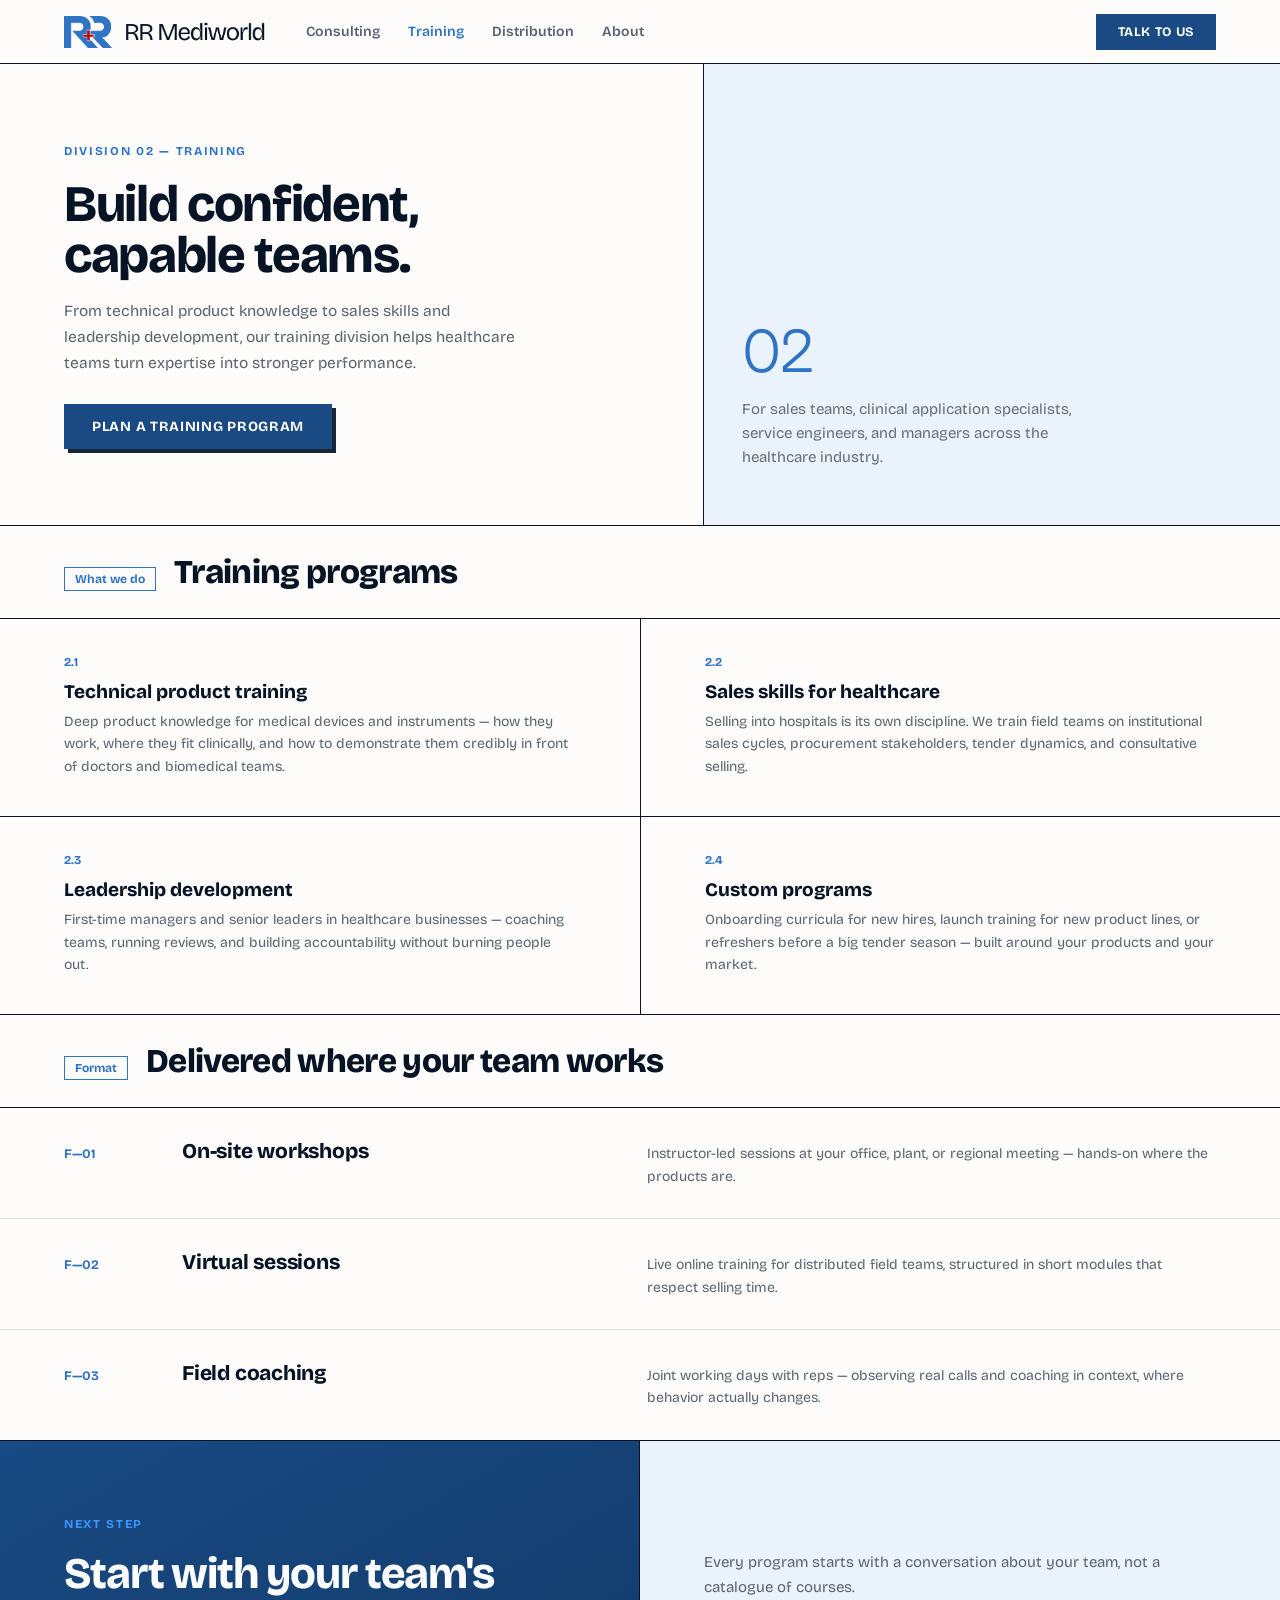
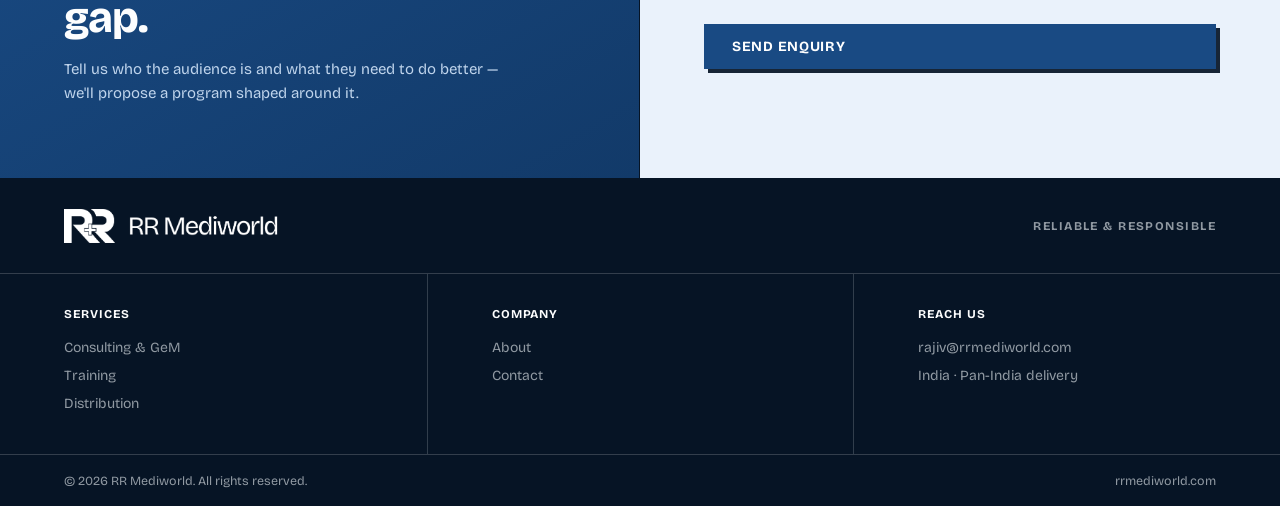
<file: training.html>
<!DOCTYPE html>
<html lang="en">
<head>
<meta charset="UTF-8">
<meta name="viewport" content="width=device-width, initial-scale=1.0">
<title>Training — RR Mediworld</title>
<meta name="description" content="Technical product, sales skills, and leadership training for teams working across healthcare.">
<link rel="preconnect" href="https://fonts.googleapis.com">
<link rel="preconnect" href="https://fonts.gstatic.com" crossorigin>
<link href="https://fonts.googleapis.com/css2?family=Bricolage+Grotesque:opsz,wght@12..96,200..800&display=swap" rel="stylesheet">
<link rel="stylesheet" href="style.css">
<link rel="icon" type="image/png" href="assets/favicon.png">
<link rel="apple-touch-icon" href="assets/apple-touch-icon.png">
</head>
<body>
<div class="shell">

<nav class="nav">
  <a class="logo" href="index.html"><img src="assets/logo.png" alt="RR Mediworld"></a>
  <span class="links">
    <a href="consulting.html">Consulting</a>
    <a class="on" href="training.html">Training</a>
    <a href="distribution.html">Distribution</a>
    <a href="about.html">About</a>
  </span>
  <a class="cta" href="contact.html">Talk to us</a>
</nav>

<main>

<section class="page-hero">
  <div class="page-hero-l">
    <span class="kicker">Division 02 — Training</span>
    <h1>Build confident, capable teams.</h1>
    <p>From technical product knowledge to sales skills and leadership development, our training division helps healthcare teams turn expertise into stronger performance.</p>
    <a class="btn" href="contact.html">Plan a training program</a>
  </div>
  <div class="page-hero-r tint">
    <span class="big" style="color:var(--blue-mid);opacity:1">02</span>
    <p style="color:var(--gray)">For sales teams, clinical application specialists, service engineers, and managers across the healthcare industry.</p>
  </div>
</section>

<div class="sec-head">
  <span class="n">What we do</span>
  <h2>Training programs</h2>
</div>
<section class="grid-2">
  <div class="cell">
    <span class="n">2.1</span>
    <h3>Technical product training</h3>
    <p>Deep product knowledge for medical devices and instruments — how they work, where they fit clinically, and how to demonstrate them credibly in front of doctors and biomedical teams.</p>
  </div>
  <div class="cell">
    <span class="n">2.2</span>
    <h3>Sales skills for healthcare</h3>
    <p>Selling into hospitals is its own discipline. We train field teams on institutional sales cycles, procurement stakeholders, tender dynamics, and consultative selling.</p>
  </div>
  <div class="cell">
    <span class="n">2.3</span>
    <h3>Leadership development</h3>
    <p>First-time managers and senior leaders in healthcare businesses — coaching teams, running reviews, and building accountability without burning people out.</p>
  </div>
  <div class="cell">
    <span class="n">2.4</span>
    <h3>Custom programs</h3>
    <p>Onboarding curricula for new hires, launch training for new product lines, or refreshers before a big tender season — built around your products and your market.</p>
  </div>
</section>

<div class="sec-head">
  <span class="n">Format</span>
  <h2>Delivered where your team works</h2>
</div>
<section class="rows">
  <div class="row">
    <span class="idx">F—01</span>
    <h3>On-site workshops</h3>
    <p>Instructor-led sessions at your office, plant, or regional meeting — hands-on where the products are.</p>
  </div>
  <div class="row">
    <span class="idx">F—02</span>
    <h3>Virtual sessions</h3>
    <p>Live online training for distributed field teams, structured in short modules that respect selling time.</p>
  </div>
  <div class="row">
    <span class="idx">F—03</span>
    <h3>Field coaching</h3>
    <p>Joint working days with reps — observing real calls and coaching in context, where behavior actually changes.</p>
  </div>
</section>

<section class="contact">
  <div class="contact-l">
    <span class="kicker">Next step</span>
    <h2>Start with your team's gap.</h2>
    <p>Tell us who the audience is and what they need to do better — we'll propose a program shaped around it.</p>
  </div>
  <div class="contact-r" style="display:flex;align-items:center">
    <div>
      <p style="color:var(--gray);font-size:15px;line-height:1.65;margin-bottom:24px">Every program starts with a conversation about your team, not a catalogue of courses.</p>
      <a class="btn" href="contact.html">Send enquiry</a>
    </div>
  </div>
</section>

</main>

<footer>
  <div class="foot-top">
    <span class="logo"><img src="assets/logo.png" alt="RR Mediworld"></span>
    <span class="tag">Reliable &amp; Responsible</span>
  </div>
  <div class="foot-grid">
    <div class="foot-col">
      <h4>Services</h4>
      <a href="consulting.html">Consulting &amp; GeM</a>
      <a href="training.html">Training</a>
      <a href="distribution.html">Distribution</a>
    </div>
    <div class="foot-col">
      <h4>Company</h4>
      <a href="about.html">About</a>
      <a href="contact.html">Contact</a>
    </div>
    <div class="foot-col">
      <h4>Reach us</h4>
      <a href="mailto:rajiv@rrmediworld.com">rajiv@rrmediworld.com</a>
      <span>India · Pan-India delivery</span>
    </div>
  </div>
  <div class="foot-bottom">
    <span>© 2026 RR Mediworld. All rights reserved.</span>
    <span>rrmediworld.com</span>
  </div>
</footer>

</div>
<script src="reveal.js" defer></script>
</body>
</html>
</file>
<file: style.css>
/* RR Mediworld — design system
   Ink hairlines · Registry warmth & red · Color fields
   Type: Bricolage Grotesque */

:root{
  --blue-bright:#3C96FF;
  --blue-mid:#2E73C4;
  --blue-deep:#194A83;
  --red:#B21010;
  --red-soft:#FF8080;
  --ink:#061425;
  --gray:#58636F;
  --gray-lt:#9099A2;
  --paper:#FDFCFA;
  --paper-cool:#FCFDFE;
  --tint:#EAF2FB;
  --rule:1.5px solid var(--ink);
  --pad:clamp(28px,5vw,110px);
}

*{margin:0;padding:0;box-sizing:border-box}
html{scroll-behavior:smooth}
body{
  font-family:'Bricolage Grotesque',sans-serif;
  background:var(--paper);
  color:var(--ink);
  -webkit-font-smoothing:antialiased;
}
::selection{background:var(--blue-bright);color:#fff}
a{text-decoration:none;color:inherit}
img{max-width:100%;display:block}

.shell{width:100%;background:var(--paper);min-height:100vh;display:flex;flex-direction:column}
main{flex:1}

/* ---------- nav (simple) ---------- */
.nav{display:flex;align-items:center;gap:32px;border-bottom:var(--rule);height:64px;padding:0 var(--pad);position:sticky;top:0;background:var(--paper);z-index:50}
.nav .logo{font-weight:750;font-size:17px;letter-spacing:-0.01em;display:flex;align-items:center}
.nav .logo .rr{color:var(--blue-mid);font-weight:800}
.nav .logo img{height:32px;width:auto}
.nav .links{display:flex;gap:28px;margin-left:8px}
.nav .links a{font-size:14px;font-weight:600;color:var(--gray);transition:color .15s}
.nav .links a:hover{color:var(--ink)}
.nav .links a.on{color:var(--blue-mid)}
.nav .cta{margin-left:auto;background:var(--blue-deep);color:#fff;font-size:13px;font-weight:700;text-transform:uppercase;letter-spacing:.05em;padding:10px 22px;transition:background .15s}
.nav .cta:hover{background:#123A69}
@media(max-width:760px){
  .nav{height:auto;flex-wrap:wrap;gap:14px;padding:14px 20px}
  .nav .links{width:100%;order:3;margin-left:0;overflow-x:auto}
  .nav .links a{white-space:nowrap}
}

/* ---------- type & shared bits ---------- */
.kicker{font-size:12px;font-weight:700;letter-spacing:.14em;text-transform:uppercase;color:var(--blue-mid)}
mark{background:var(--blue-bright);color:#fff;padding:0 10px}
.btn{display:inline-block;background:var(--blue-deep);color:#fff;padding:14px 28px;font-weight:700;font-size:14px;text-transform:uppercase;letter-spacing:.05em;transition:background .15s;border:0;cursor:pointer;font-family:inherit}
.btn:hover{background:#123A69}
.btn.bright{background:var(--blue-bright)}
.btn.bright:hover{background:var(--blue-mid)}
.btn.ghost{background:transparent;color:var(--ink);border:var(--rule)}
.btn.ghost:hover{background:var(--tint)}
.btn.light{background:var(--paper);color:var(--ink)}
.btn.light:hover{background:#fff}

/* ---------- hero (home) ---------- */
.hero{display:grid;grid-template-columns:1.05fr .95fr;border-bottom:var(--rule)}
.hero-l{padding:clamp(48px,7vw,88px) var(--pad) clamp(44px,6vw,72px);border-right:var(--rule);position:relative}
.hero-l h1{font-size:clamp(38px,4.6vw,68px);font-weight:750;letter-spacing:-0.028em;line-height:1.0;margin:22px 0 20px;max-width:15ch}
.hero-l p{color:var(--gray);font-size:16px;line-height:1.65;max-width:46ch}
.hero-l .btn{margin-top:30px}
.stamp{position:absolute;top:30px;right:30px;width:96px;height:96px;border:2px solid var(--red);border-radius:50%;display:flex;align-items:center;justify-content:center;text-align:center;font-size:9.5px;font-weight:700;letter-spacing:.1em;text-transform:uppercase;color:var(--red);transform:rotate(12deg);line-height:1.5}
.hero-r{display:grid;grid-template-rows:auto 1fr auto}
.hero-list{border-bottom:var(--rule)}
.hero-list a{display:flex;justify-content:space-between;align-items:center;padding:19px 32px;font-size:15px;font-weight:600;transition:background .15s}
.hero-list a:hover{background:var(--tint)}
.hero-list a+a{border-top:1px solid #E3E0DA}
.hero-list a span:last-child{color:var(--blue-mid);font-size:13px;font-weight:700}
.hero-field{background:var(--blue-deep);color:var(--paper-cool);display:flex;align-items:flex-end;padding:28px 32px;min-height:170px;font-size:15px;font-weight:600;line-height:1.5}
.hero-field span{max-width:30ch;opacity:.92}
.meta{display:flex;border-top:var(--rule)}
.meta > div{flex:1;padding:16px 22px;font-size:12px;text-transform:uppercase;letter-spacing:.06em;font-weight:600;color:var(--gray)}
.meta > div+div{border-left:var(--rule)}
.meta strong{display:block;font-size:20px;color:var(--ink);letter-spacing:0;text-transform:none;font-weight:750}
@media(max-width:860px){
  .hero{grid-template-columns:1fr}
  .hero-l{border-right:0;border-bottom:var(--rule)}
  .stamp{display:none}
  .meta{flex-wrap:wrap}
  .meta > div{min-width:50%}
}

/* ---------- section heads ---------- */
.sec-head{display:flex;align-items:baseline;gap:18px;padding:26px var(--pad);border-bottom:var(--rule)}
.sec-head .n{font-size:13px;font-weight:700;color:var(--blue-mid)}
.sec-head h2{font-size:clamp(24px,2.6vw,34px);font-weight:750;letter-spacing:-0.02em}
.sec-head p{margin-left:auto;color:var(--gray-lt);font-size:14px;max-width:38ch;text-align:right}
@media(max-width:760px){.sec-head{flex-wrap:wrap}.sec-head p{margin-left:0;text-align:left}}

/* ---------- division columns (color fields) ---------- */
.cols{display:grid;grid-template-columns:repeat(3,1fr);border-bottom:var(--rule)}
.col{padding:38px var(--pad) 50px;display:flex;flex-direction:column}
.col+.col{border-left:var(--rule)}
.col .n{font-size:12px;font-weight:700;color:var(--blue-mid)}
.col h3{font-size:23px;font-weight:750;margin:12px 0 10px;letter-spacing:-0.01em}
.col p{font-size:14px;color:var(--gray);line-height:1.6;flex:1}
.col .more{margin-top:22px;font-size:12.5px;font-weight:700;text-transform:uppercase;letter-spacing:.06em;color:var(--blue-mid)}
.col.tint{background:var(--tint)}
.col.dark{background:var(--ink);color:var(--paper-cool)}
.col.dark p{color:var(--gray-lt)}
.col.dark .more{color:var(--blue-bright)}
@media(max-width:860px){.cols{grid-template-columns:1fr}.col+.col{border-left:0;border-top:var(--rule)}}

/* ---------- numbered rows ---------- */
.rows{border-bottom:var(--rule)}
.row{display:grid;grid-template-columns:90px 1fr 1.3fr;gap:28px;align-items:baseline;padding:30px var(--pad)}
.row+.row{border-top:1px solid #E3E0DA}
.row .idx{font-size:13px;font-weight:700;color:var(--blue-mid)}
.row h3{font-size:21px;font-weight:750;letter-spacing:-0.01em}
.row p{font-size:14px;color:var(--gray);line-height:1.6}
@media(max-width:760px){.row{grid-template-columns:60px 1fr}.row p{grid-column:2}}

/* ---------- navy band ---------- */
.band{background:var(--blue-deep);color:var(--paper-cool);display:grid;grid-template-columns:1.2fr .8fr;border-bottom:var(--rule)}
.band-l{padding:clamp(44px,6vw,72px) var(--pad)}
.band-l .kicker{color:var(--blue-bright)}
.band-l h2{font-size:clamp(28px,3.2vw,44px);font-weight:750;letter-spacing:-0.022em;line-height:1.05;margin:18px 0 16px;max-width:22ch}
.band-l p{font-size:15px;line-height:1.65;color:#BFD4EC;max-width:52ch}
.band-l .btn{margin-top:28px}
.band-r{border-left:1.5px solid rgba(252,253,254,.3);display:flex;flex-direction:column;justify-content:center}
.band-r .item{padding:22px 36px;font-size:14.5px;line-height:1.55;color:#BFD4EC}
.band-r .item+.item{border-top:1px solid rgba(252,253,254,.18)}
.band-r .item strong{display:block;color:var(--paper-cool);font-size:16px;margin-bottom:4px}
@media(max-width:860px){.band{grid-template-columns:1fr}.band-r{border-left:0;border-top:1.5px solid rgba(252,253,254,.3)}}

/* ---------- contact block (highlighted) ---------- */
.contact{display:grid;grid-template-columns:1fr 1fr;border-bottom:var(--rule)}
.contact-l{padding:clamp(44px,6vw,72px) var(--pad);border-right:var(--rule);background:var(--blue-deep);color:var(--paper-cool)}
.contact-l .kicker{color:var(--blue-bright)}
.contact-l h2{font-size:clamp(30px,3.4vw,48px);font-weight:750;letter-spacing:-0.025em;line-height:1.02;margin:20px 0 16px}
.contact-l > p{color:#BFD4EC;font-size:15px;line-height:1.65;max-width:44ch}
.contact-l ul{list-style:none;margin-top:26px}
.contact-l li{padding:13px 0;border-top:1px solid rgba(252,253,254,.22);font-size:14.5px;font-weight:600;display:flex;gap:12px;align-items:baseline}
.contact-l li .idx{color:var(--blue-bright);font-size:12px;font-weight:700}
.contact-r{padding:clamp(36px,5vw,56px) var(--pad);background:var(--tint)}
.field{margin-bottom:18px}
.field label{display:block;font-size:12px;font-weight:700;text-transform:uppercase;letter-spacing:.07em;color:var(--gray);margin-bottom:7px}
.field input,.field select,.field textarea{width:100%;border:var(--rule);background:#fff;padding:12px 14px;font-family:inherit;font-size:15px;color:var(--ink);border-radius:0;appearance:none}
.field textarea{min-height:110px;resize:vertical}
.field input:focus,.field select:focus,.field textarea:focus{outline:2.5px solid var(--blue-bright);outline-offset:-1px}
.field-2{display:grid;grid-template-columns:1fr 1fr;gap:18px}
.contact-r .btn{width:100%;border:0;cursor:pointer;font-family:inherit}
@media(max-width:860px){.contact{grid-template-columns:1fr}.contact-l{border-right:0;border-bottom:var(--rule)}.field-2{grid-template-columns:1fr}}

/* ---------- inner page hero ---------- */
.page-hero{display:grid;grid-template-columns:1.1fr .9fr;border-bottom:var(--rule)}
.page-hero-l{padding:clamp(44px,6vw,76px) var(--pad);border-right:var(--rule)}
.page-hero-l h1{font-size:clamp(34px,4vw,58px);font-weight:750;letter-spacing:-0.026em;line-height:1.0;margin:20px 0 18px;max-width:16ch}
.page-hero-l p{color:var(--gray);font-size:15.5px;line-height:1.65;max-width:46ch}
.page-hero-l .btn{margin-top:28px}
.page-hero-r{background:var(--blue-deep);color:var(--paper-cool);padding:clamp(36px,5vw,56px) 38px;display:flex;flex-direction:column;justify-content:flex-end}
.page-hero-r.tint{background:var(--tint);color:var(--ink)}
.page-hero-r.dark{background:var(--ink)}
.page-hero-r .big{font-size:clamp(40px,5vw,68px);font-weight:250;line-height:1;opacity:.5}
.page-hero-r p{font-size:15px;line-height:1.6;margin-top:14px;max-width:36ch;opacity:.92}
@media(max-width:860px){.page-hero{grid-template-columns:1fr}.page-hero-l{border-right:0;border-bottom:var(--rule)}}

/* ---------- checklist grid (what we do) ---------- */
.grid-2{display:grid;grid-template-columns:1fr 1fr;border-bottom:var(--rule)}
.cell{padding:32px var(--pad) 38px}
.cell:nth-child(2n){border-left:var(--rule)}
.cell:nth-child(n+3){border-top:var(--rule)}
.cell .n{font-size:12px;font-weight:700;color:var(--blue-mid)}
.cell h3{font-size:19px;font-weight:750;margin:10px 0 8px}
.cell p{font-size:14px;color:var(--gray);line-height:1.6}
@media(max-width:760px){.grid-2{grid-template-columns:1fr}.cell:nth-child(2n){border-left:0}.cell:nth-child(n+2){border-top:var(--rule)}}

/* ---------- footer ---------- */
footer{background:var(--ink);color:var(--paper-cool);margin-top:auto}
.foot-top{display:flex;align-items:center;justify-content:space-between;padding:30px var(--pad);border-bottom:1px solid rgba(252,253,254,.18);gap:20px;flex-wrap:wrap}
.foot-top .logo{font-weight:750;font-size:18px;display:flex;align-items:center}
.foot-top .logo .rr{color:var(--blue-bright)}
.foot-top .logo img{height:34px;width:auto;filter:brightness(0) invert(1)}
.foot-top .tag{font-size:12px;font-weight:700;letter-spacing:.12em;text-transform:uppercase;color:var(--gray-lt)}
.foot-grid{display:grid;grid-template-columns:repeat(3,1fr);gap:0}
.foot-col{padding:28px var(--pad) 36px;font-size:14px;line-height:2;color:var(--gray-lt)}
.foot-col+.foot-col{border-left:1px solid rgba(252,253,254,.18)}
.foot-col h4{font-size:12px;font-weight:700;text-transform:uppercase;letter-spacing:.08em;color:var(--paper-cool);margin-bottom:8px}
.foot-col a{display:block;transition:color .15s}
.foot-col a:hover{color:var(--paper-cool)}
.foot-bottom{padding:18px var(--pad);font-size:12.5px;color:var(--gray-lt);border-top:1px solid rgba(252,253,254,.18);display:flex;justify-content:space-between;gap:16px;flex-wrap:wrap}
@media(max-width:760px){.foot-grid{grid-template-columns:1fr}.foot-col+.foot-col{border-left:0;border-top:1px solid rgba(252,253,254,.18)}}

/* ============================================================
   DEPTH · HIERARCHY · MOTION
   ============================================================ */

/* nav gains elevation once the page scrolls */
.nav{transition:box-shadow .25s ease}
.nav.scrolled{box-shadow:0 10px 30px rgba(6,20,37,.10)}

/* hero dominates; supporting text recedes */
.hero-l h1{font-size:clamp(42px,5.4vw,80px);font-weight:800}
.hero-l p{font-size:15.5px}
.hero-field{background:linear-gradient(180deg,rgba(6,20,37,.05) 30%,rgba(6,20,37,.78) 100%),url('assets/hero-doctors.jpg') center/cover no-repeat}
.meta strong{font-size:22px}

/* primary actions: hard offset shadow = the one thing to press */
.btn{box-shadow:4px 4px 0 rgba(6,20,37,.92);transform:translate(0,0);transition:transform .18s cubic-bezier(.22,.61,.36,1),box-shadow .18s cubic-bezier(.22,.61,.36,1),background .15s}
.btn:hover{transform:translate(-2px,-2px);box-shadow:7px 7px 0 rgba(6,20,37,.92)}
.btn:active{transform:translate(2px,2px);box-shadow:1px 1px 0 rgba(6,20,37,.92)}
.btn.ghost{box-shadow:none}
.btn.ghost:hover{transform:none;box-shadow:none}

/* section heads: numbered chip anchors the eye */
.sec-head{background:var(--paper)}
.sec-head .n{border:1.5px solid var(--blue-mid);padding:4px 10px;font-size:12px}
.sec-head h2{font-weight:800}

/* division columns invite the click */
.cols{background:#fff}
.col{transition:background .25s ease}
a.col:hover{background:var(--tint)}
a.col:hover h3{color:var(--blue-deep)}
.col .more{transition:transform .25s cubic-bezier(.22,.61,.36,1)}
a.col:hover .more{transform:translateX(6px)}
.col h3{transition:color .2s}

/* hero list arrows slide */
.hero-list a span:last-child{transition:transform .25s cubic-bezier(.22,.61,.36,1)}
.hero-list a:hover span:last-child{transform:translateX(5px)}

/* navy surfaces get dimension */
.band{background:linear-gradient(120deg,var(--blue-deep) 0%,#1D5799 100%)}
.contact-l{background:linear-gradient(150deg,var(--blue-deep) 0%,#123A69 100%)}
.page-hero-r{background:linear-gradient(150deg,var(--blue-deep) 0%,#1D5799 100%)}
.page-hero-r.tint{background:var(--tint)}
.page-hero-r.dark{background:linear-gradient(150deg,var(--ink) 0%,#0C2038 100%)}
.contact-r form{background:#fff;border:var(--rule);padding:28px;box-shadow:8px 8px 0 rgba(25,74,131,.15)}
.contact-r .btn{box-shadow:4px 4px 0 rgba(6,20,37,.92)}

/* stamp: alive, gently */
@keyframes stampFloat{from{transform:rotate(12deg) translateY(0)}to{transform:rotate(8deg) translateY(-7px)}}
.stamp{animation:stampFloat 5s ease-in-out infinite alternate}

/* scroll reveal */
.reveal{opacity:0;transform:translateY(26px);transition:opacity .7s cubic-bezier(.22,.61,.36,1),transform .7s cubic-bezier(.22,.61,.36,1)}
.reveal.in{opacity:1;transform:translateY(0)}
@media(prefers-reduced-motion:reduce){
  .reveal{opacity:1;transform:none;transition:none}
  .stamp{animation:none}
  .btn,.col,.hero-list a span:last-child{transition:none}
}

/* ---------- division rows (image + plain language) ---------- */
.division{display:grid;grid-template-columns:1fr 1.1fr;border-bottom:var(--rule)}
.division .d-img{border-right:var(--rule);overflow:hidden;min-height:380px}
.division .d-img img{width:100%;height:100%;object-fit:cover;display:block}
.division.flip .d-img{order:2;border-right:0;border-left:var(--rule)}
.d-body{padding:clamp(36px,5vw,60px) var(--pad) clamp(36px,5vw,56px)}
.d-body .n{font-size:12px;font-weight:700;color:var(--blue-mid);letter-spacing:.08em}
.d-body h3{font-size:clamp(26px,3vw,40px);font-weight:800;letter-spacing:-0.02em;line-height:1.05;margin:14px 0 12px}
.d-lead{font-size:15.5px;color:var(--gray);line-height:1.65;max-width:52ch}
.d-who{margin-top:16px;font-size:13.5px;background:var(--tint);display:inline-block;padding:8px 14px;color:var(--blue-deep);line-height:1.5}
.d-who strong{font-weight:750}
.d-list{list-style:none;margin:18px 0 28px;max-width:52ch}
.d-list li{padding:11px 0 11px 30px;position:relative;font-size:14.5px;font-weight:600;border-top:1px solid #E3E0DA}
.d-list li:first-child{border-top:0}
.d-list li::before{content:"✓";position:absolute;left:2px;color:var(--blue-mid);font-weight:800}
@media(max-width:860px){
  .division{grid-template-columns:1fr}
  .division .d-img{border-right:0;border-bottom:var(--rule);min-height:230px;max-height:280px}
  .division.flip .d-img{order:0;border-left:0}
}

/* ---------- calendly ---------- */
.btn-row{display:flex;gap:14px;flex-wrap:wrap;margin-top:30px}
.btn-row .btn{margin-top:0}
.book{border-bottom:var(--rule)}
.book-inner{padding:clamp(28px,4vw,48px) var(--pad);display:flex;flex-direction:column;align-items:center;text-align:center}
.book-embed{width:100%;max-width:960px;height:620px;border:var(--rule);background:#fff;display:block}
@media(max-width:760px){.book-embed{height:720px}}
.book-fallback{margin-top:14px;font-size:13.5px;color:var(--gray)}
.book-fallback a{color:var(--blue-mid);font-weight:700}
</file>
